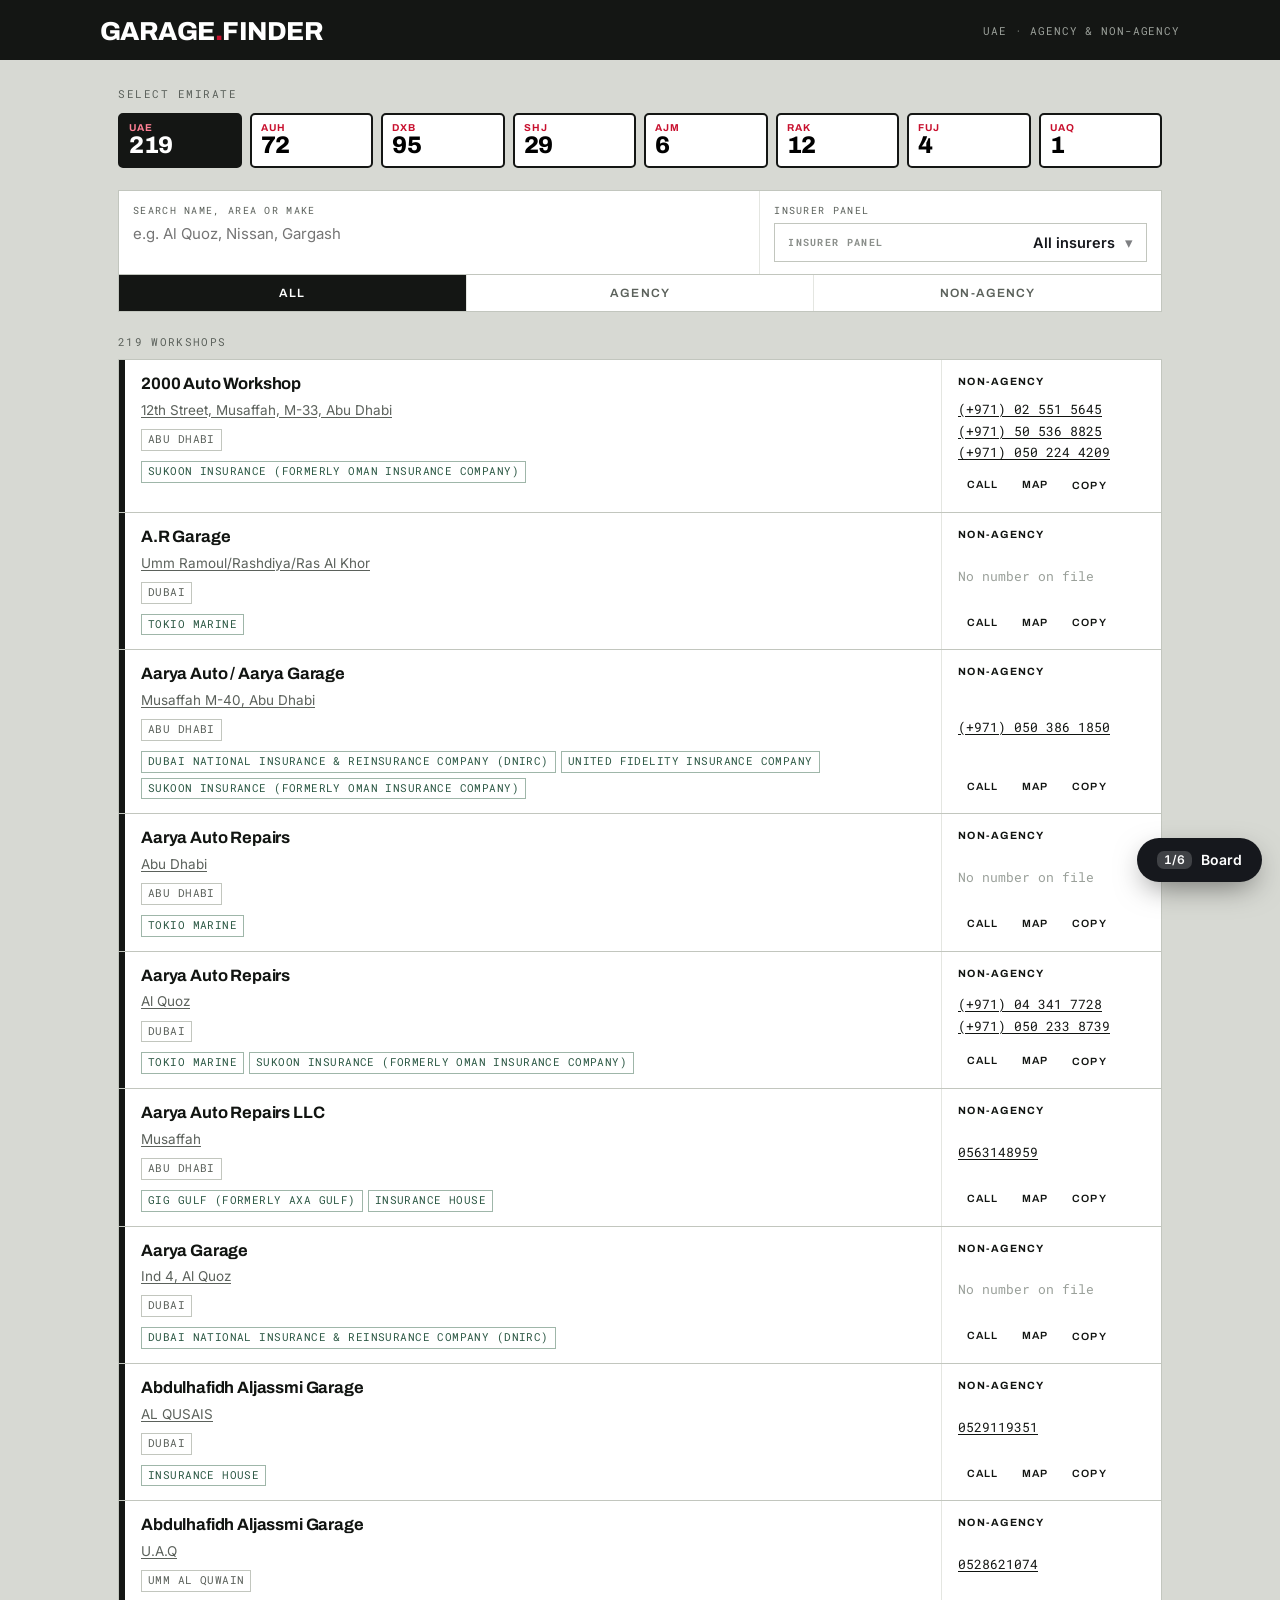
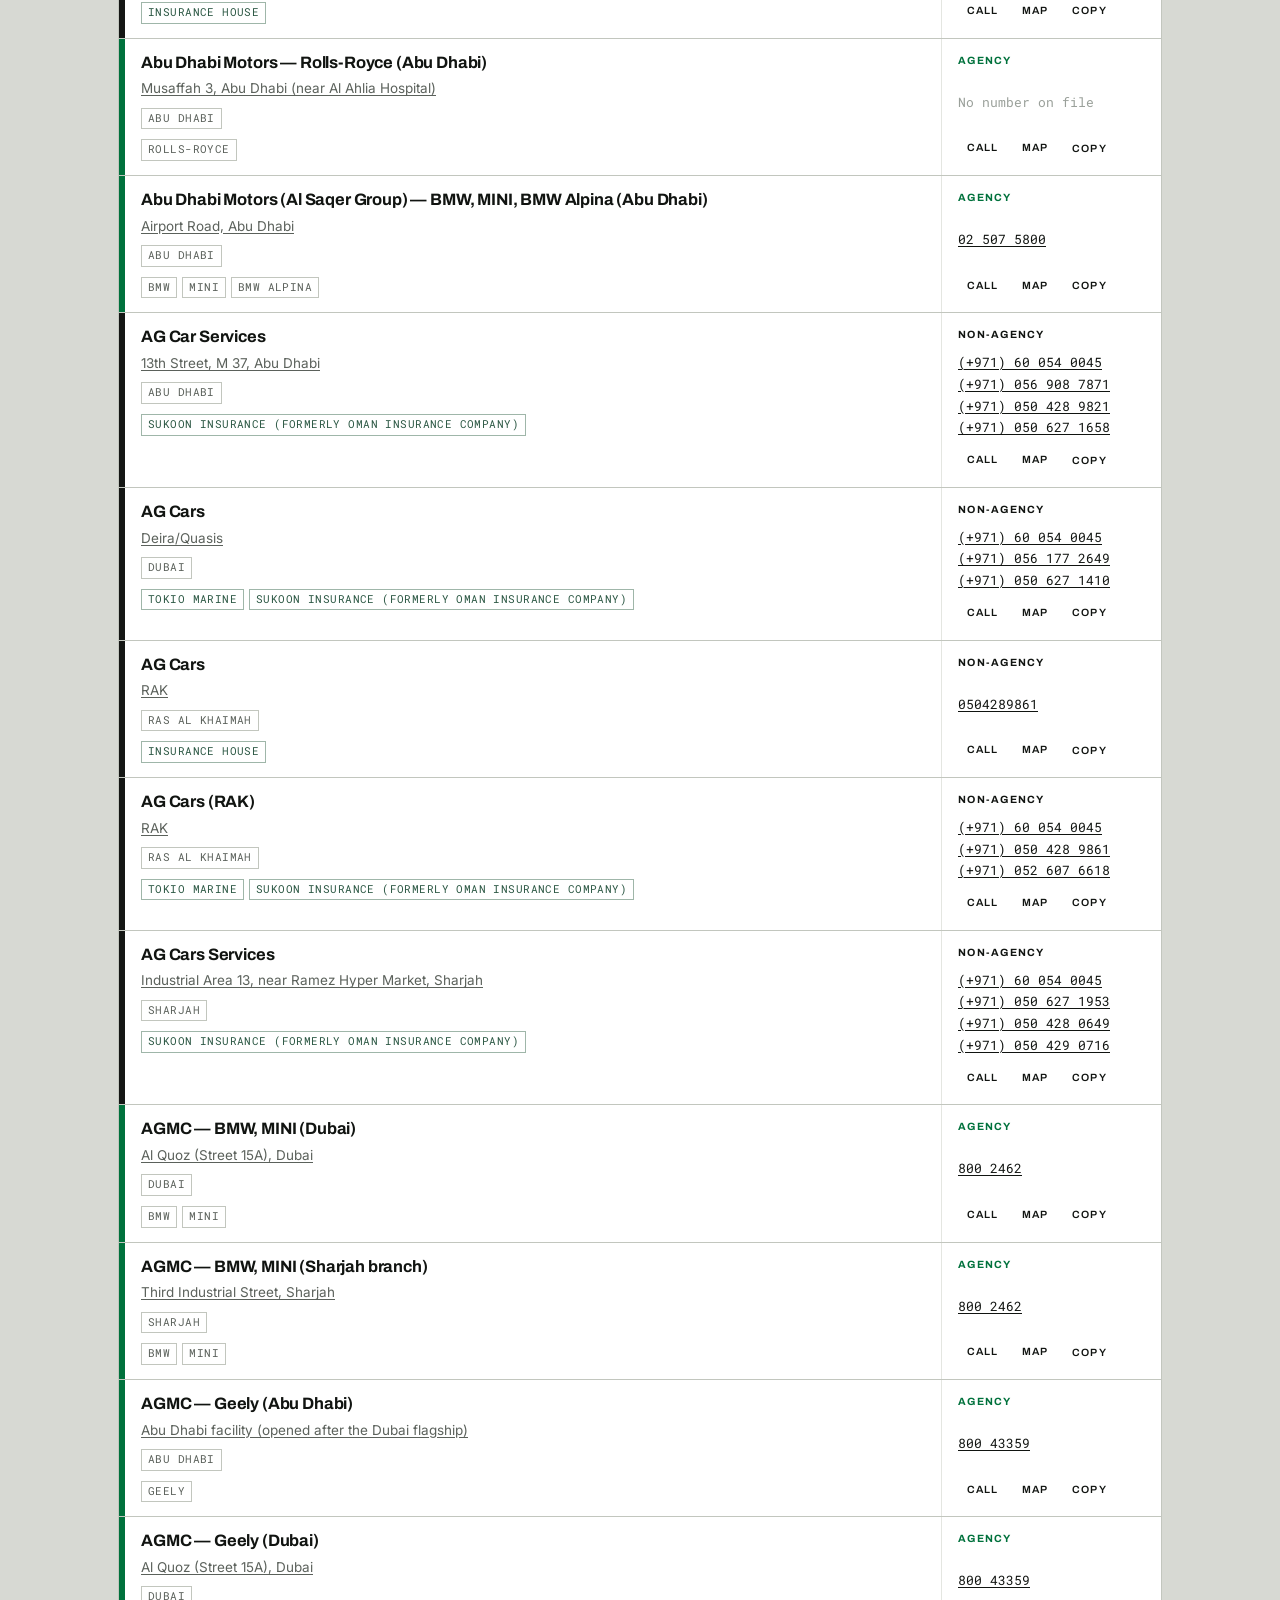
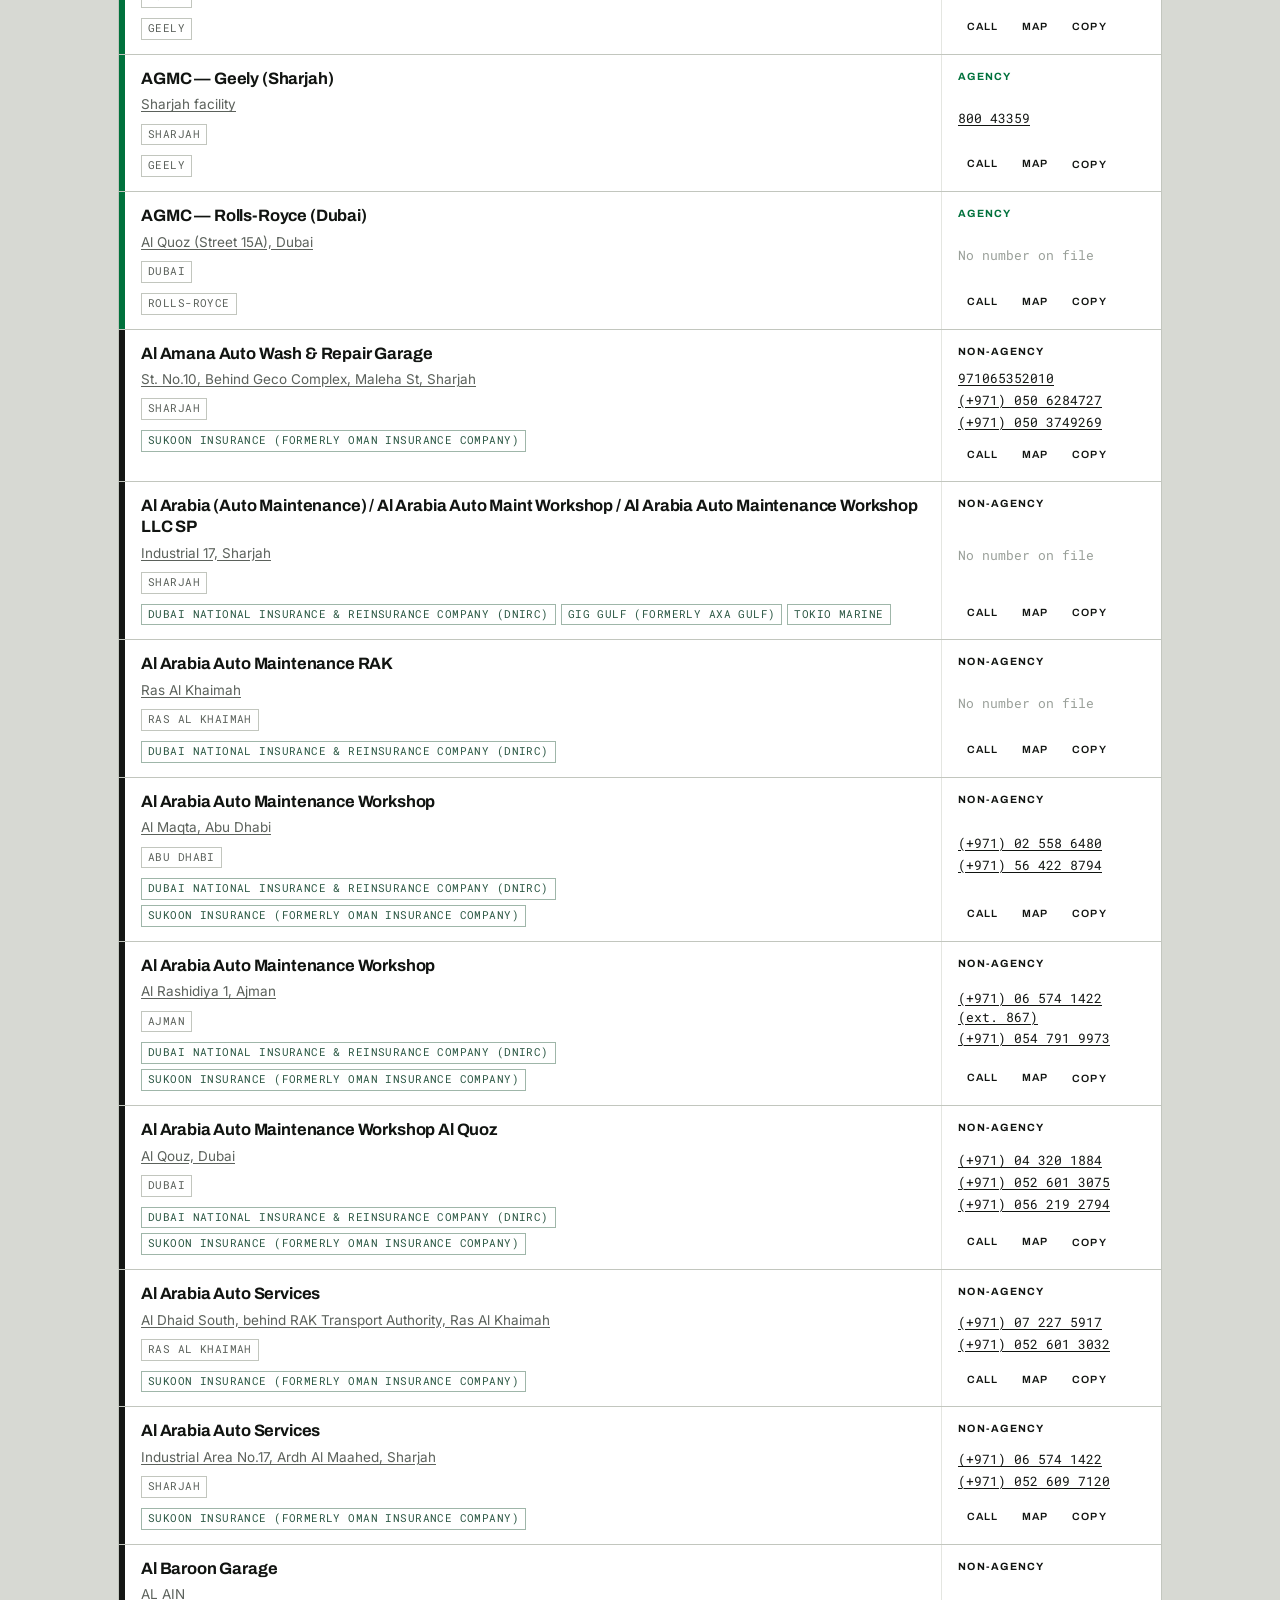
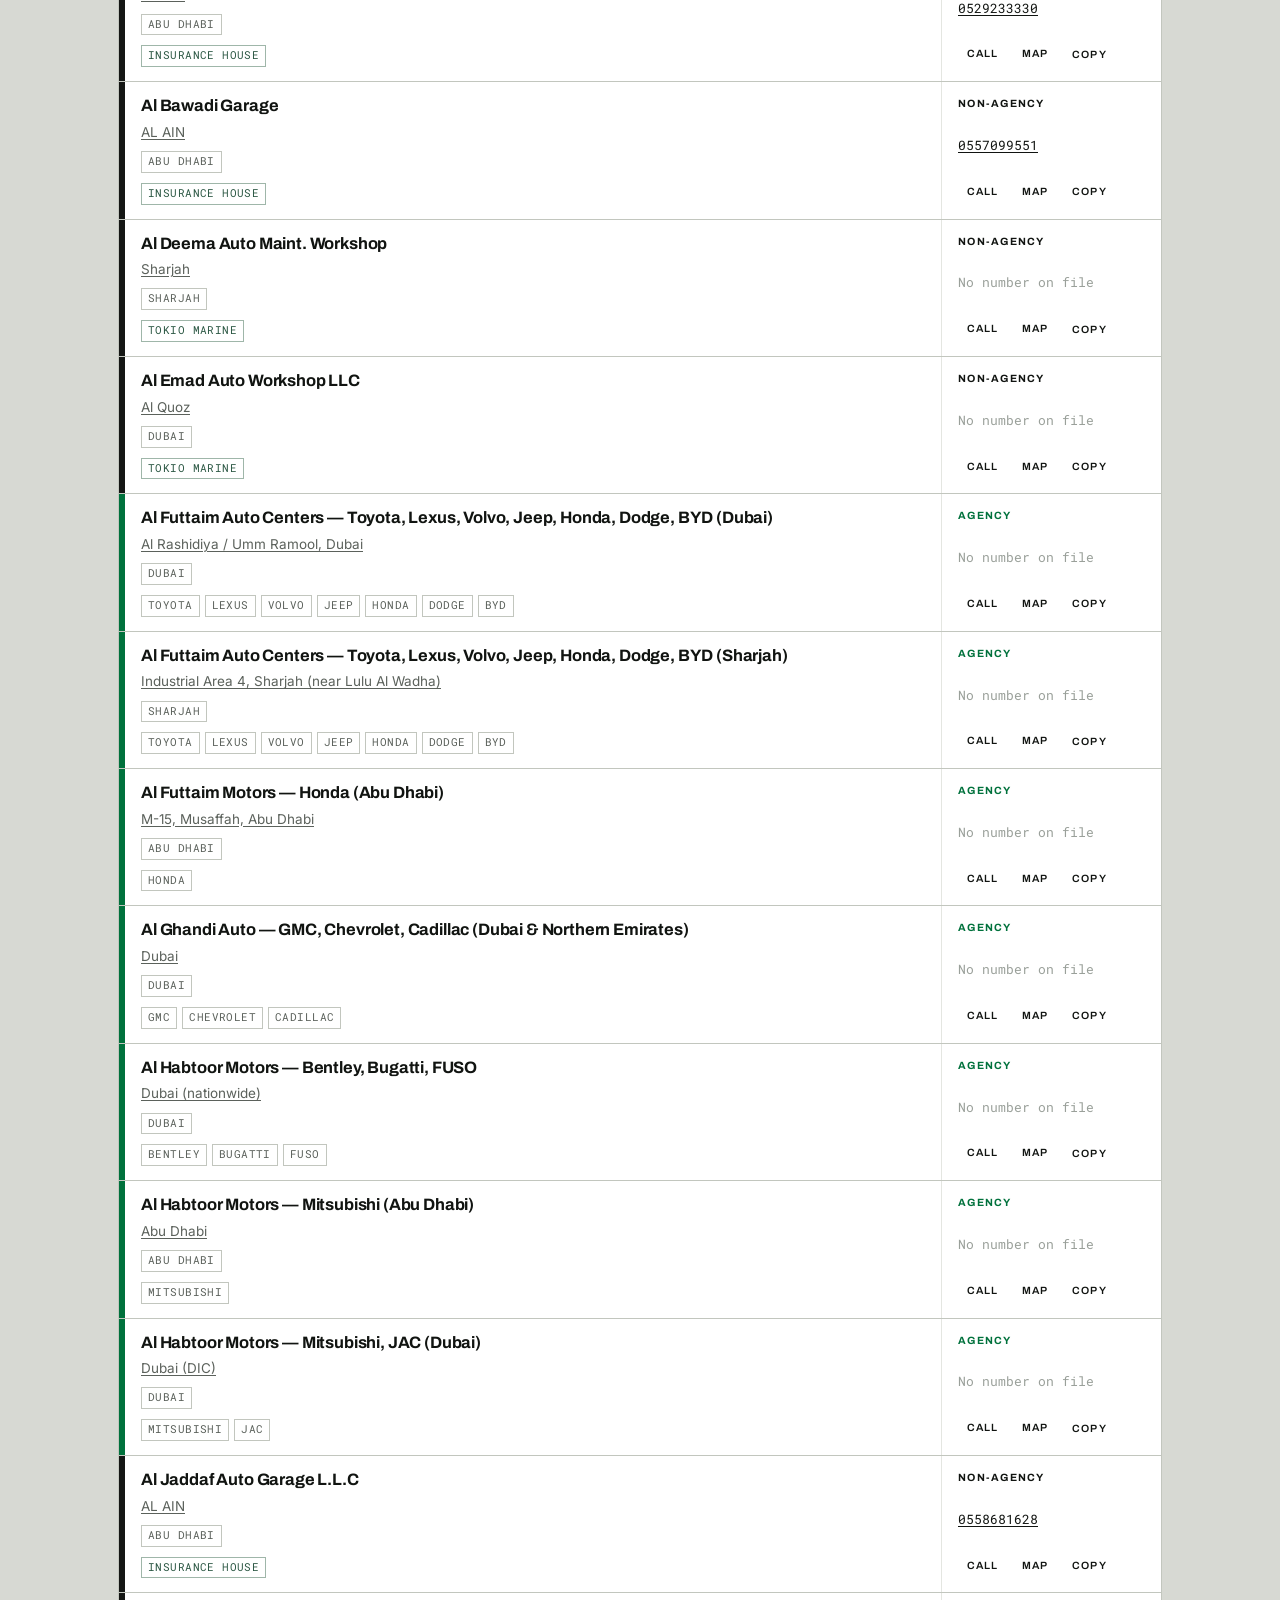
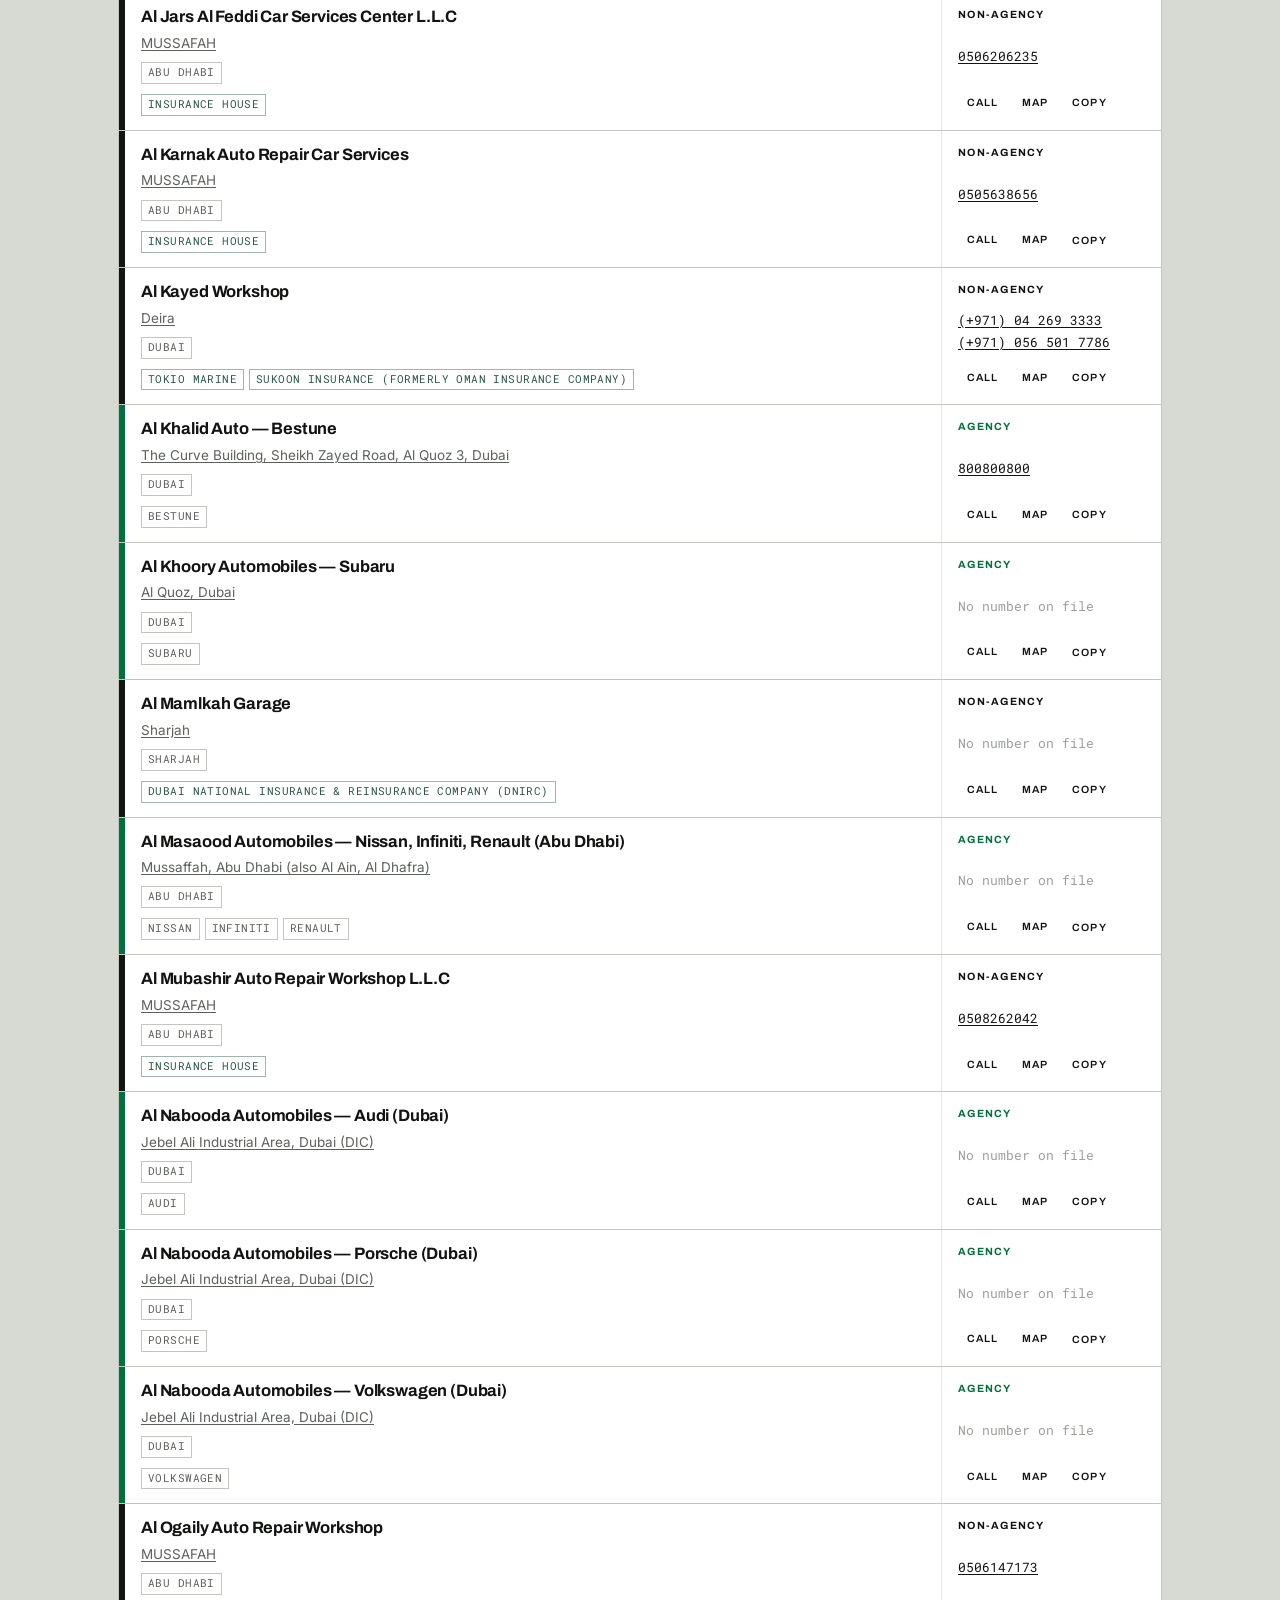
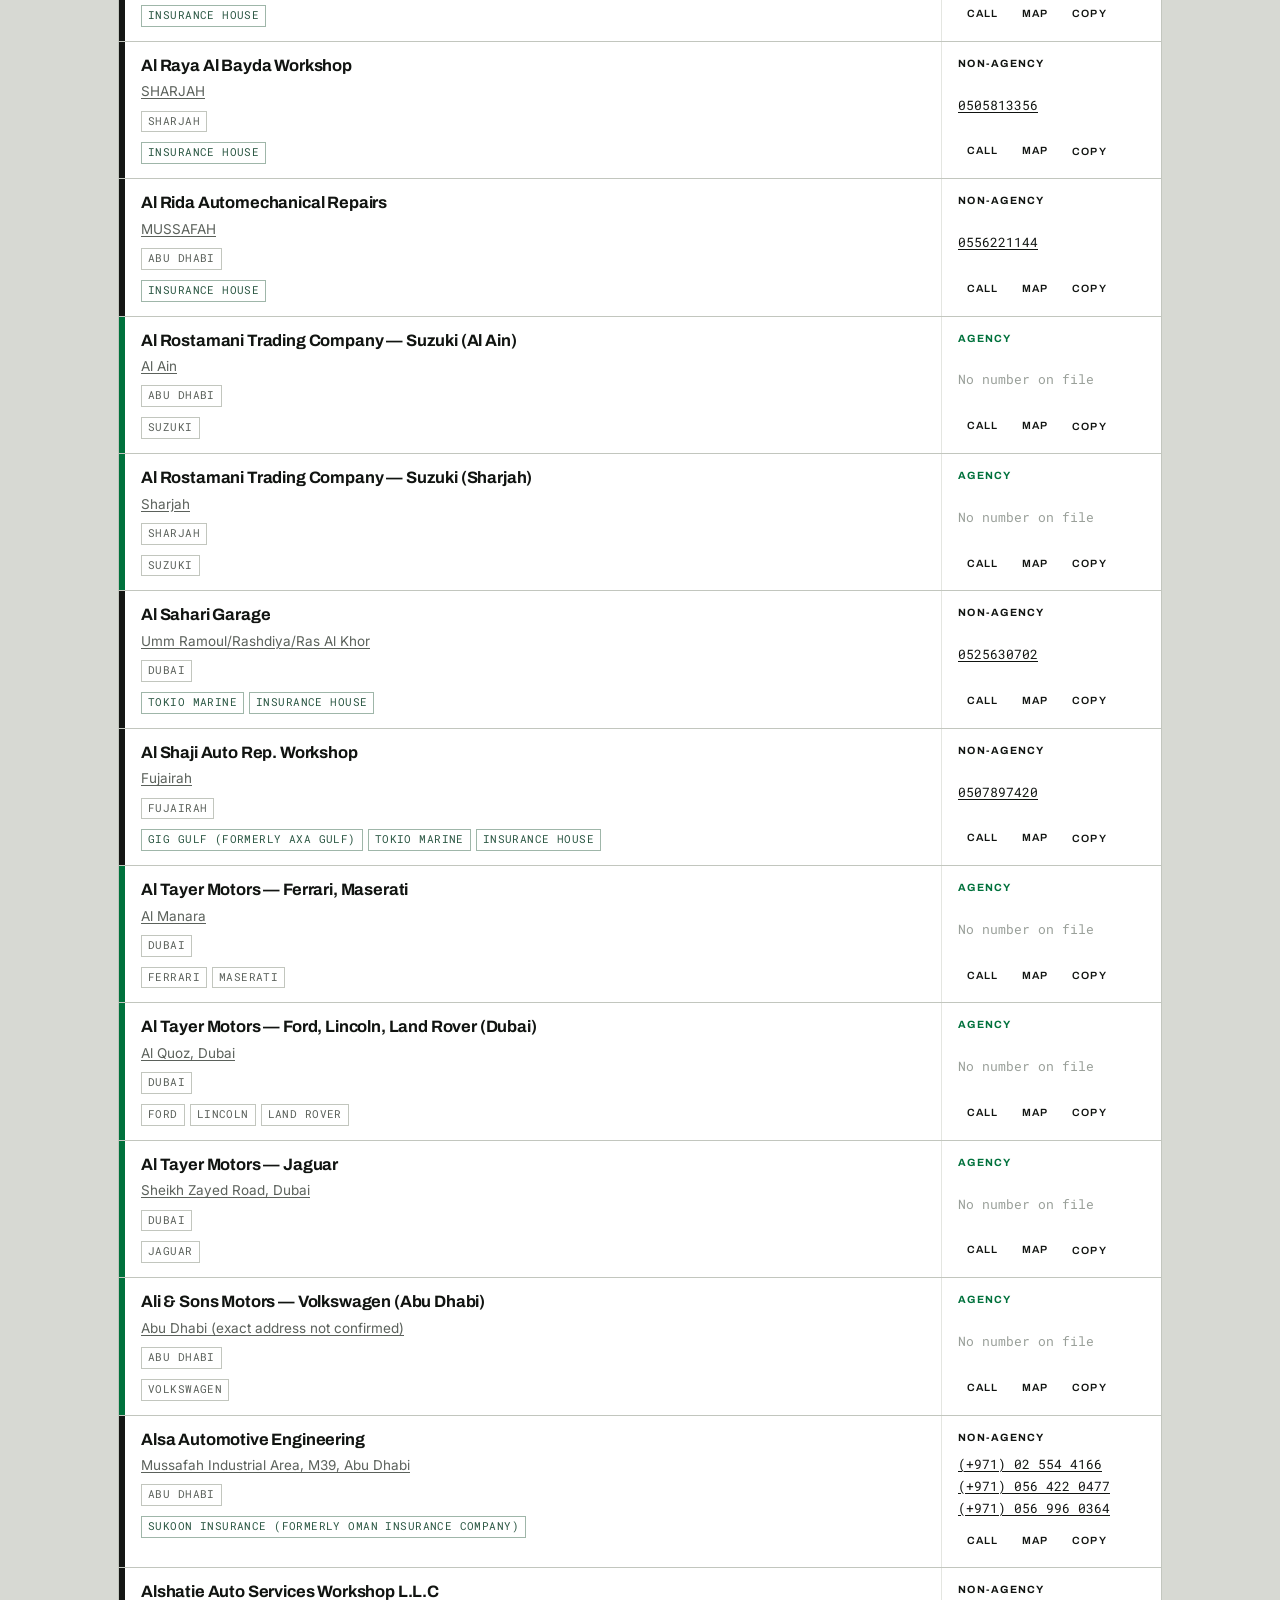
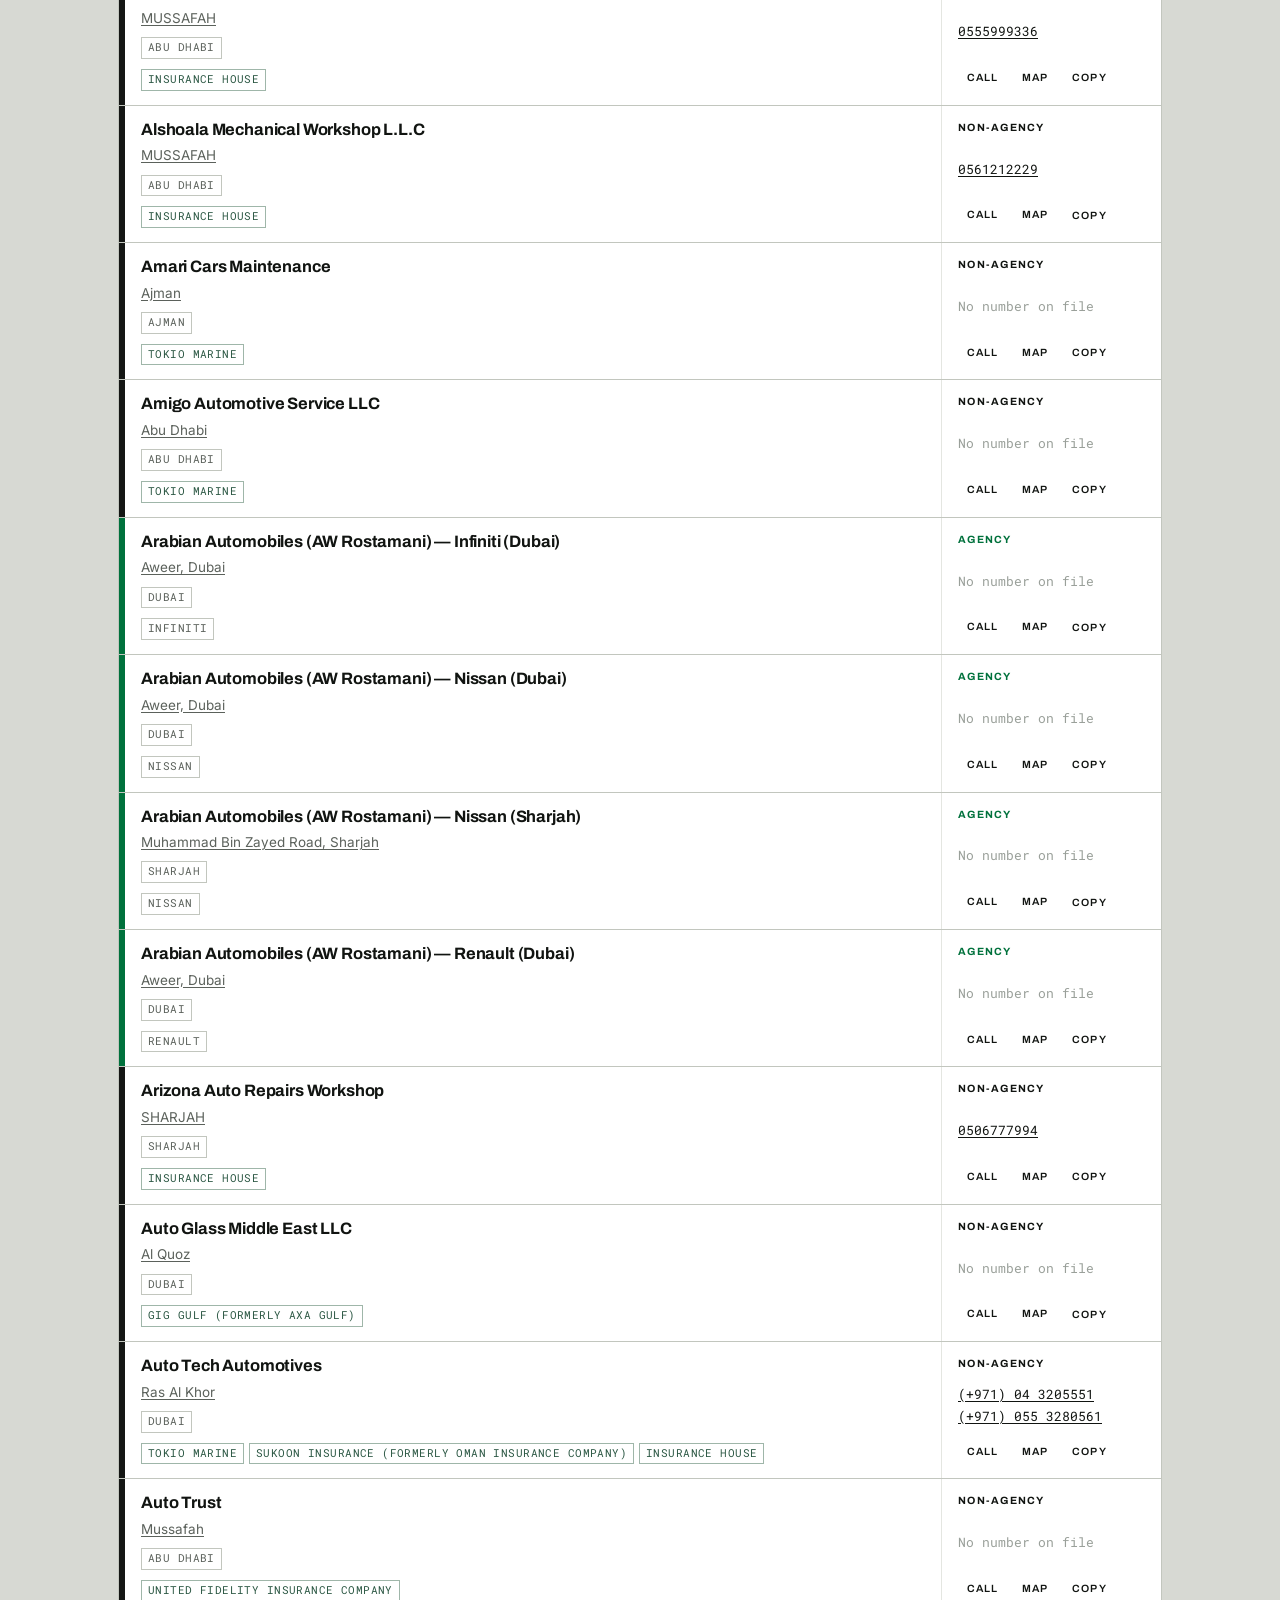
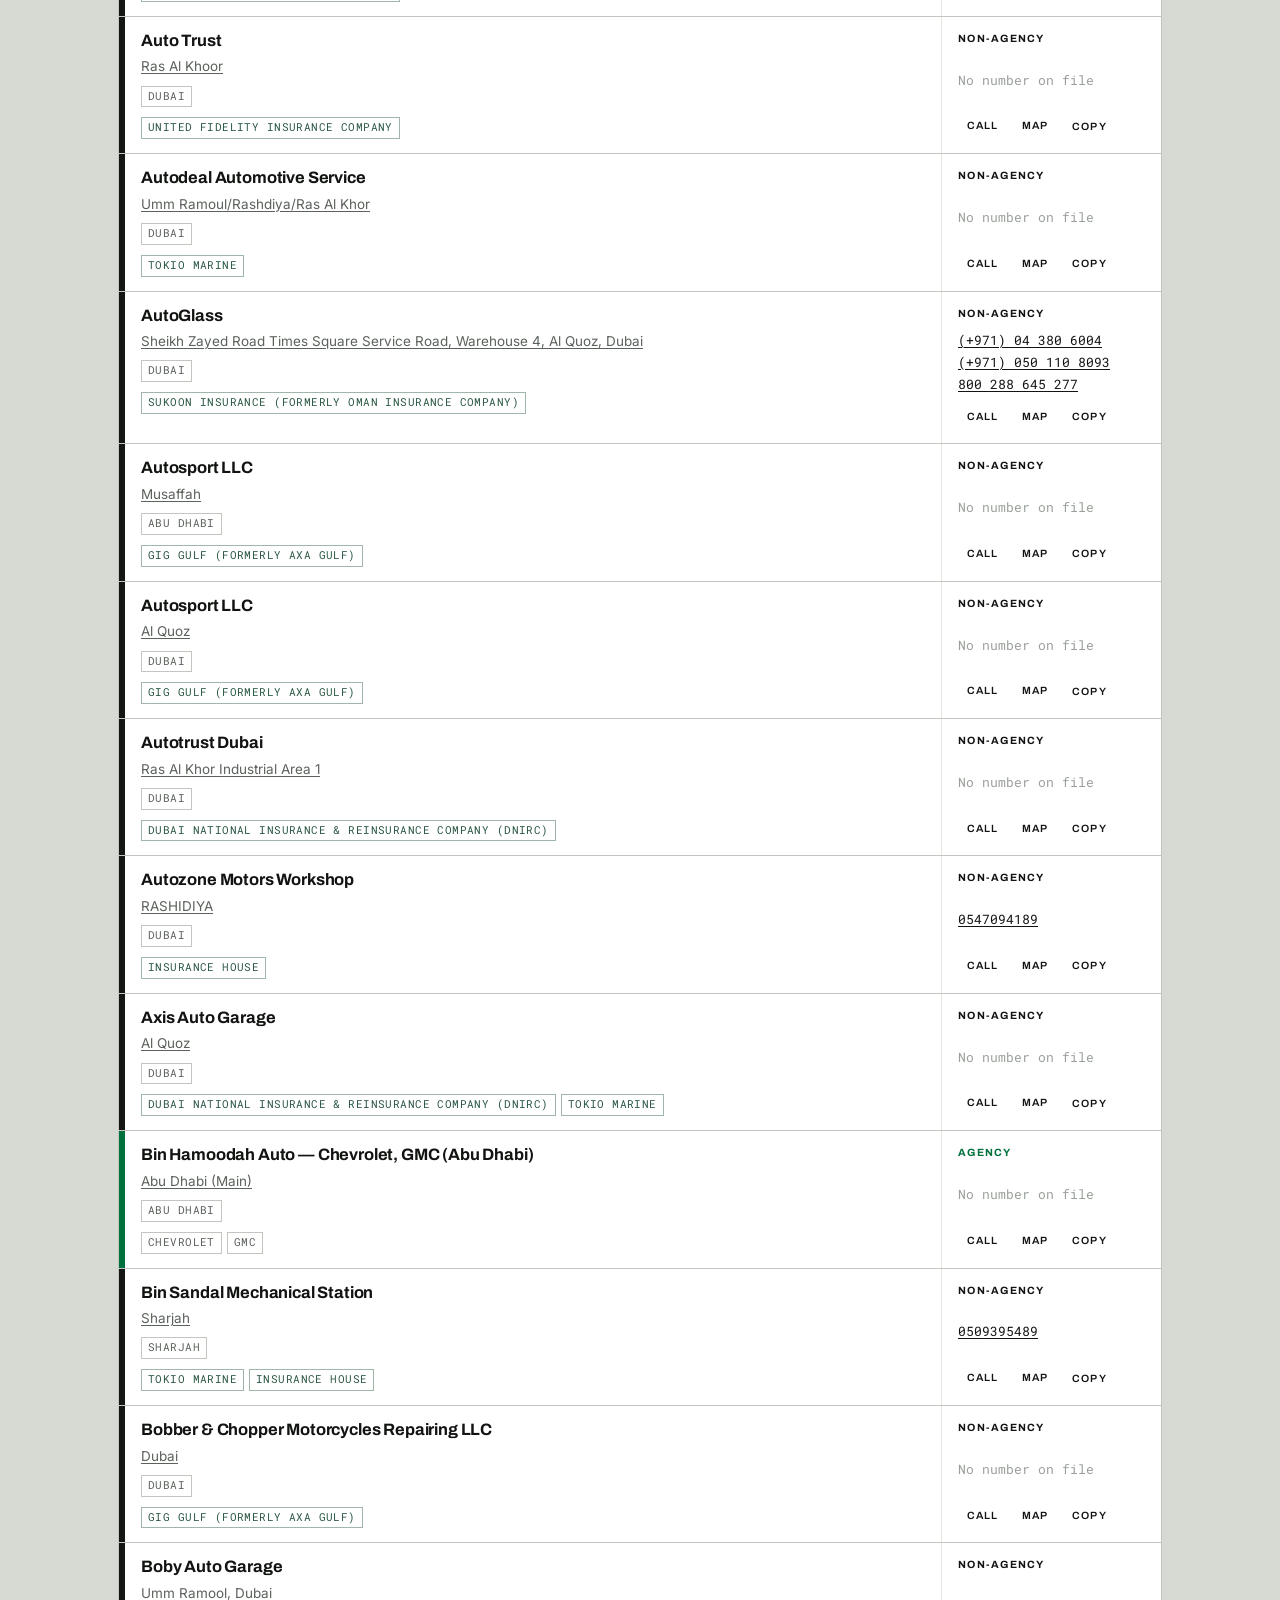
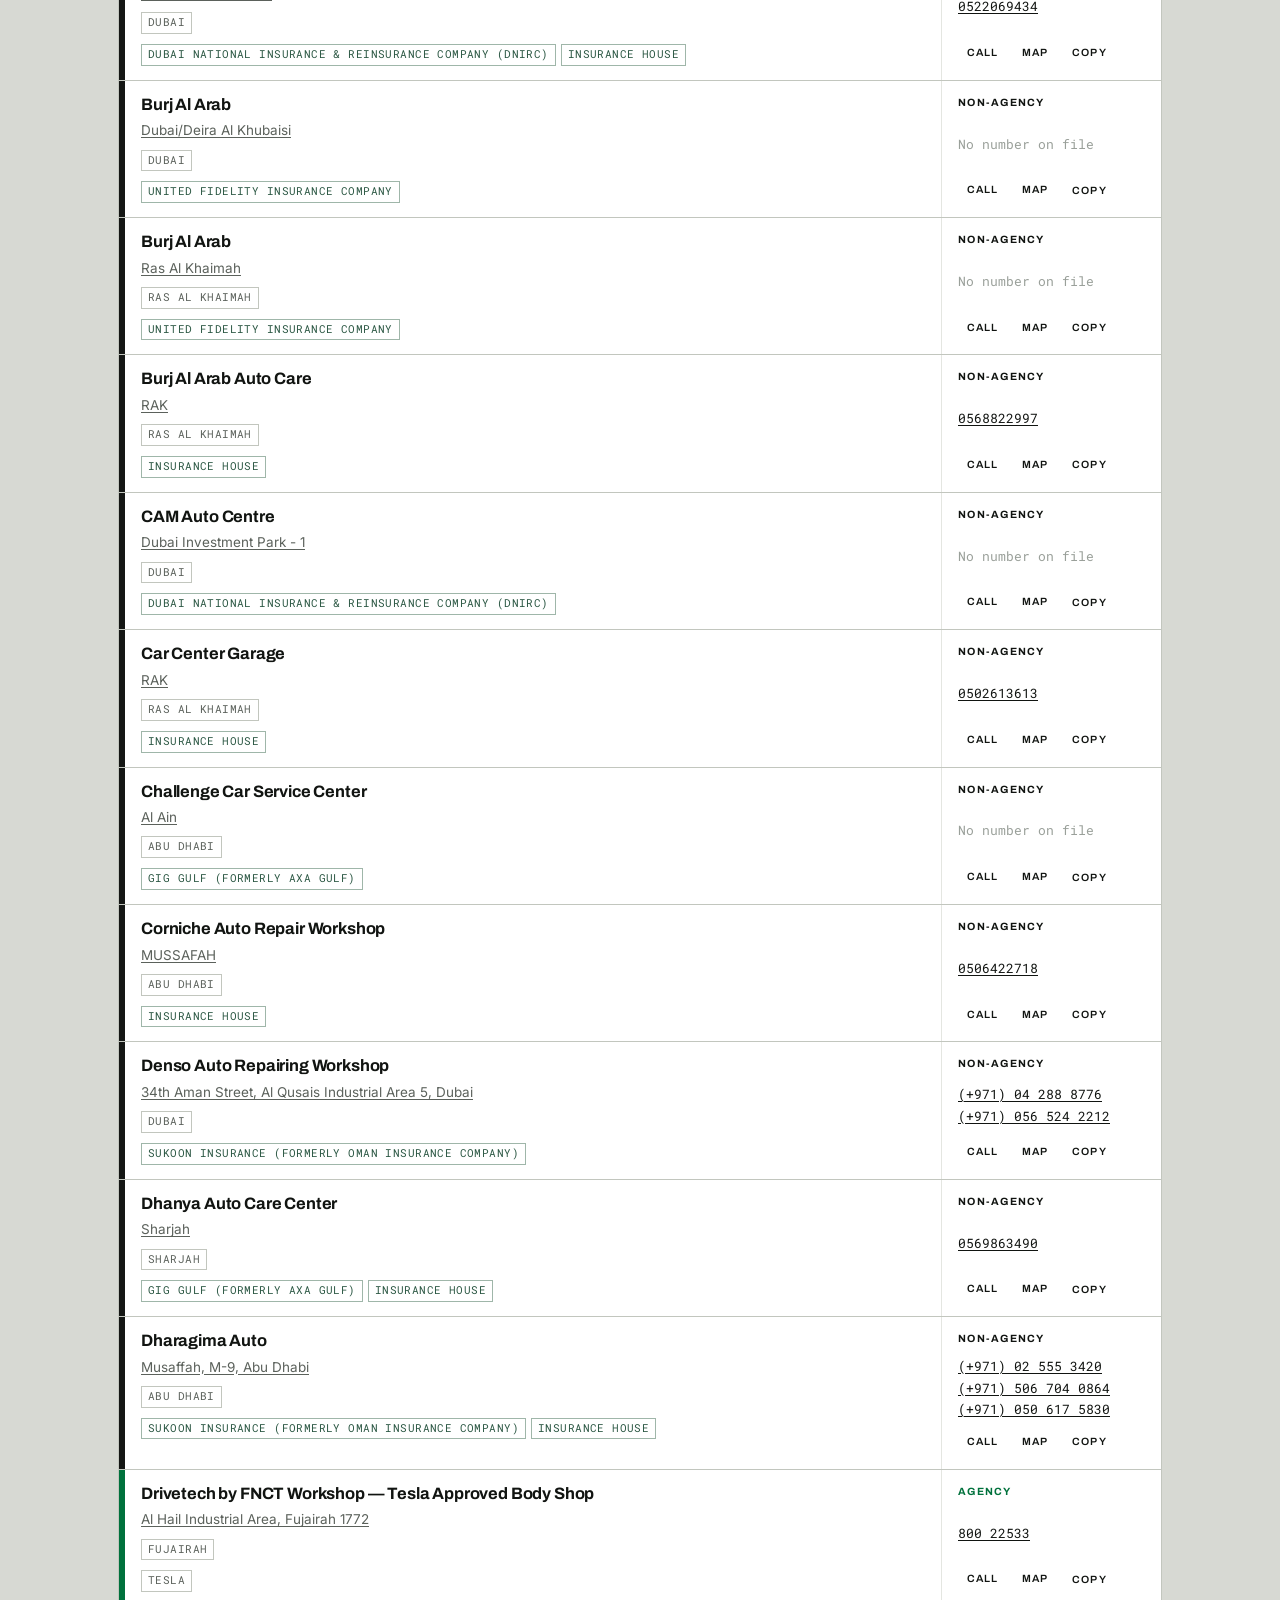
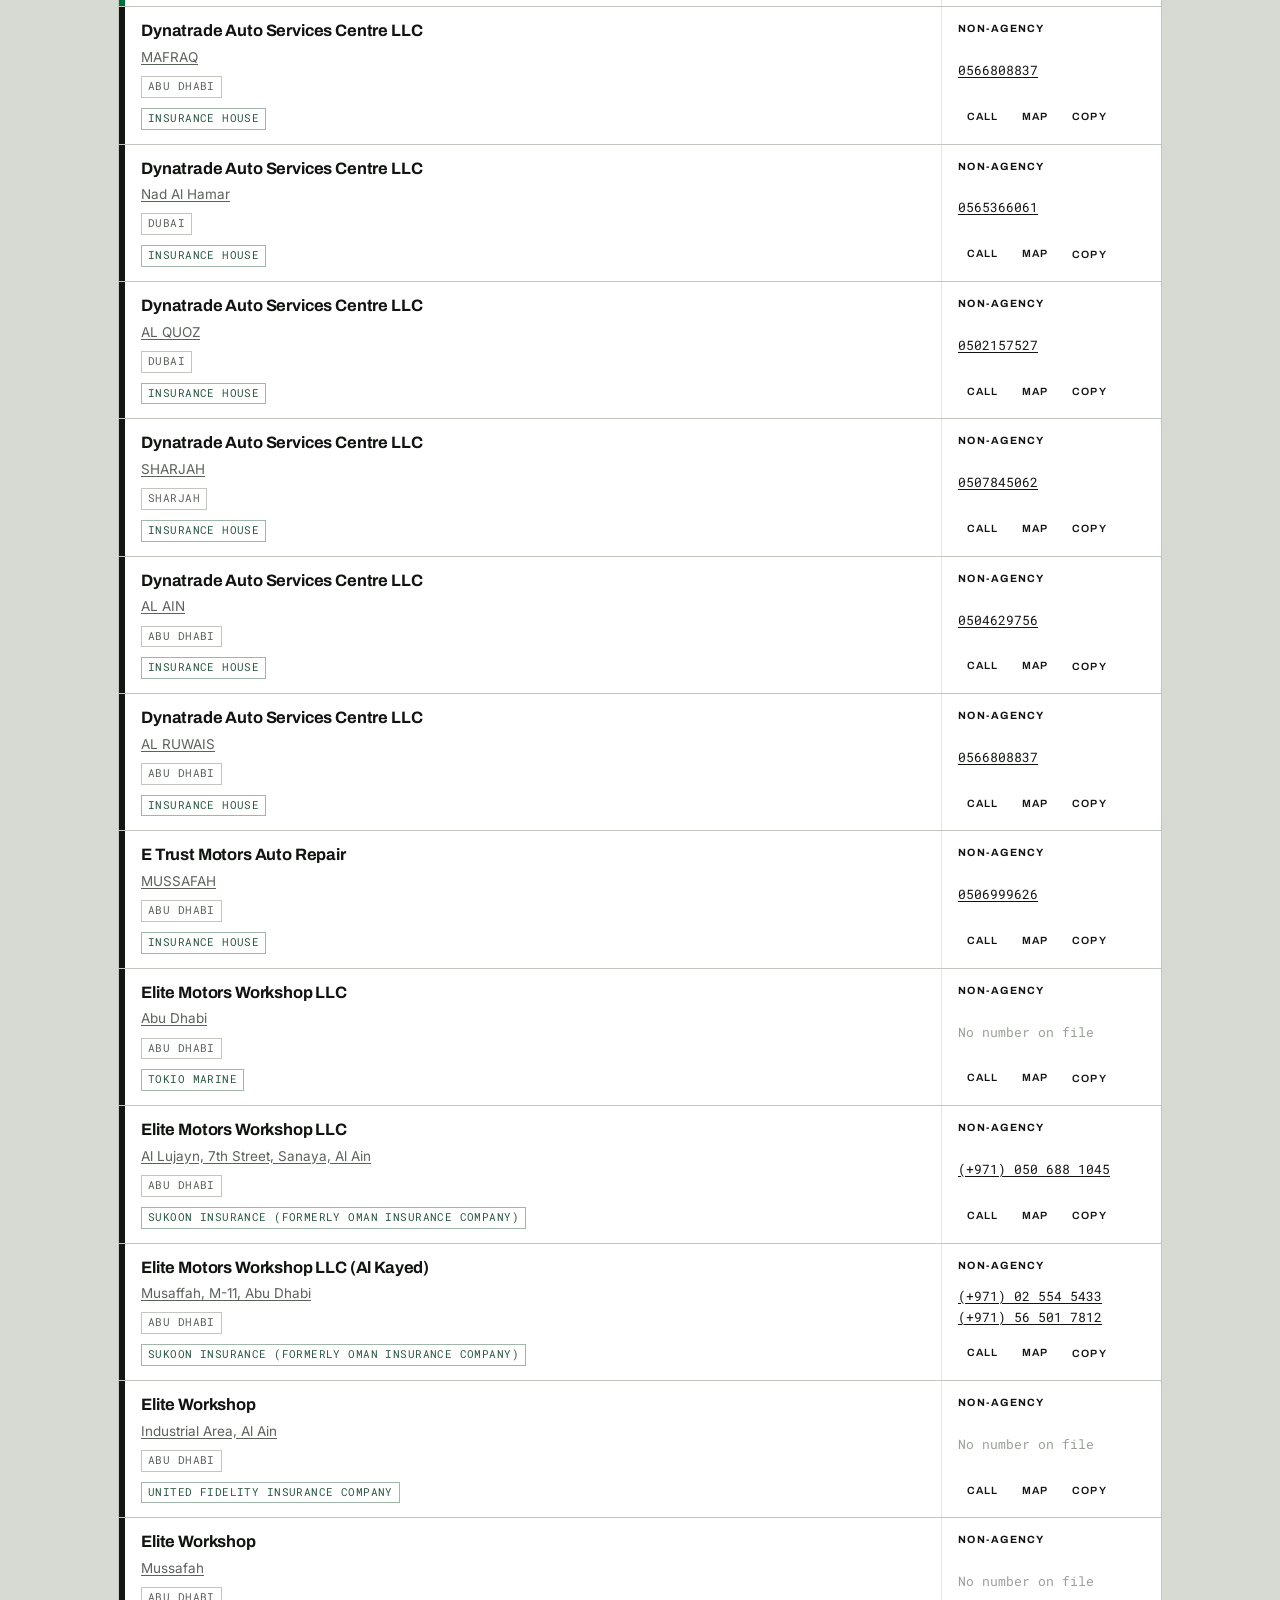
<file: index.html>
<!DOCTYPE html>
<html lang="en">
<head>
<meta charset="UTF-8">
<meta name="viewport" content="width=device-width, initial-scale=1.0, viewport-fit=cover">
<title>Garage Finder — UAE workshop directory</title>
<meta name="description" content="Agency and non-agency car repair workshops across the United Arab Emirates, filterable by emirate, type and insurer panel.">
<link rel="preload" as="style" href="https://fonts.googleapis.com/css2?family=Inter:wght@400;500;600&display=swap" crossorigin fetchpriority="high">
<link rel="stylesheet" href="https://fonts.googleapis.com/css2?family=Inter:wght@400;500;600&display=swap" crossorigin>
<link rel="stylesheet" href="css/shared.css?v=5">
  <link rel="stylesheet" href="assets/workshop-loader.css?v=2">
<link rel="icon" href="logo.svg?v=1">
</head>
<body>
<div id="stage"></div>
<script src="data/data-insurers.js?v=5"></script>
<script src="security-v4.js?v=4"></script>
<script src="core-v4.js?v=8"></script>
</body>
</html>
</file>
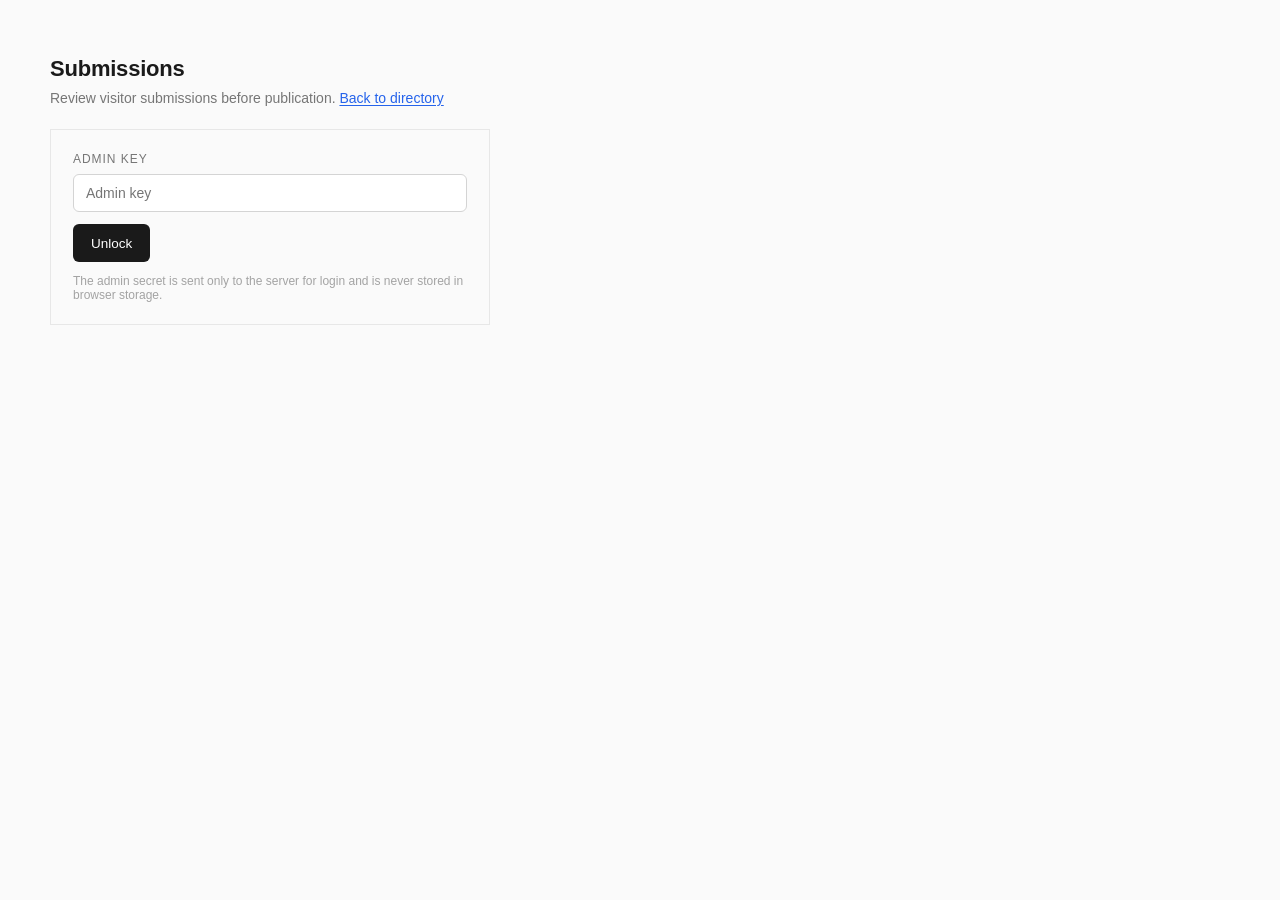
<file: admin.html>
<!DOCTYPE html>
<html lang="en">
<head>
<meta charset="UTF-8">
<meta name="viewport" content="width=device-width, initial-scale=1.0, viewport-fit=cover">
<meta name="robots" content="noindex, nofollow">
<title>Submissions — Garage Finder</title>
<link rel="stylesheet" href="css/styles.css?v=2">
<link rel="stylesheet" href="css/admin.css?v=3">
</head>
<body>
<div class="wrap">
  <header>
    <div><h1>Submissions</h1><p>Review visitor submissions before publication. <a href="index.html">Back to directory</a></p></div>
    <span class="stamp" id="pending-stamp">locked</span>
  </header>
  <div id="gate" class="admin-gate">
    <label for="admin-key">Admin key</label>
    <input type="password" id="admin-key" placeholder="Admin key" autocomplete="off">
    <button class="btn-primary" id="unlock-btn">Unlock</button>
    <div class="hint" id="gate-msg">The admin secret is sent only to the server for login and is never stored in browser storage.</div>
  </div>
  <div id="panel" class="is-hidden">
    <div class="admin-toolbar">
      <div class="admin-filters">
        <button data-s="pending" class="active">Pending</button>
        <button data-s="approved">Approved</button>
        <button data-s="published">Published</button>
        <button data-s="rejected">Rejected</button>
        <button data-s="all">All</button>
      </div>
      <div class="admin-actions">
        <button class="btn-ghost" id="refresh-btn">Refresh</button>
        <button class="btn-ghost" id="verify-btn">Verify workshops</button>
        <button class="btn-ghost" id="audit-btn">Audit log</button>
        <button class="btn-ghost" id="clear-btn">Clear handled</button>
        <button class="btn-primary" id="lock-btn">Lock</button>
      </div>
    </div>
    <div class="export-box">
      <div class="export-head"><h2>Publication workflow</h2><span class="hint" id="export-count"></span></div>
      <p class="hint">Approve a submission after manual review, then publish it to the backend dataset. No JavaScript object copying is required.</p>
    </div>
    <div class="results-head"><h2>Submissions</h2><span class="count" id="showing"></span></div>
    <div id="sub-list"></div>
    <section class="verification-panel" id="verification-panel" hidden>
      <div class="results-head"><h2>Workshop verification</h2><span class="count" id="verification-showing"></span></div>
      <p class="hint">Mark published workshop information as verified, outdated, or requiring review.</p>
      <div id="verification-list"></div>
    </section>
    <section class="verification-panel" id="audit-panel" hidden>
      <div class="results-head"><h2>Admin audit log</h2><span class="count" id="audit-showing"></span></div>
      <div id="audit-list"></div>
    </section>
  </div>
</div>
<script src="security-v4.js?v=4"></script>
<script src="admin/admin.js?v=3"></script>
</body>
</html>
</file>
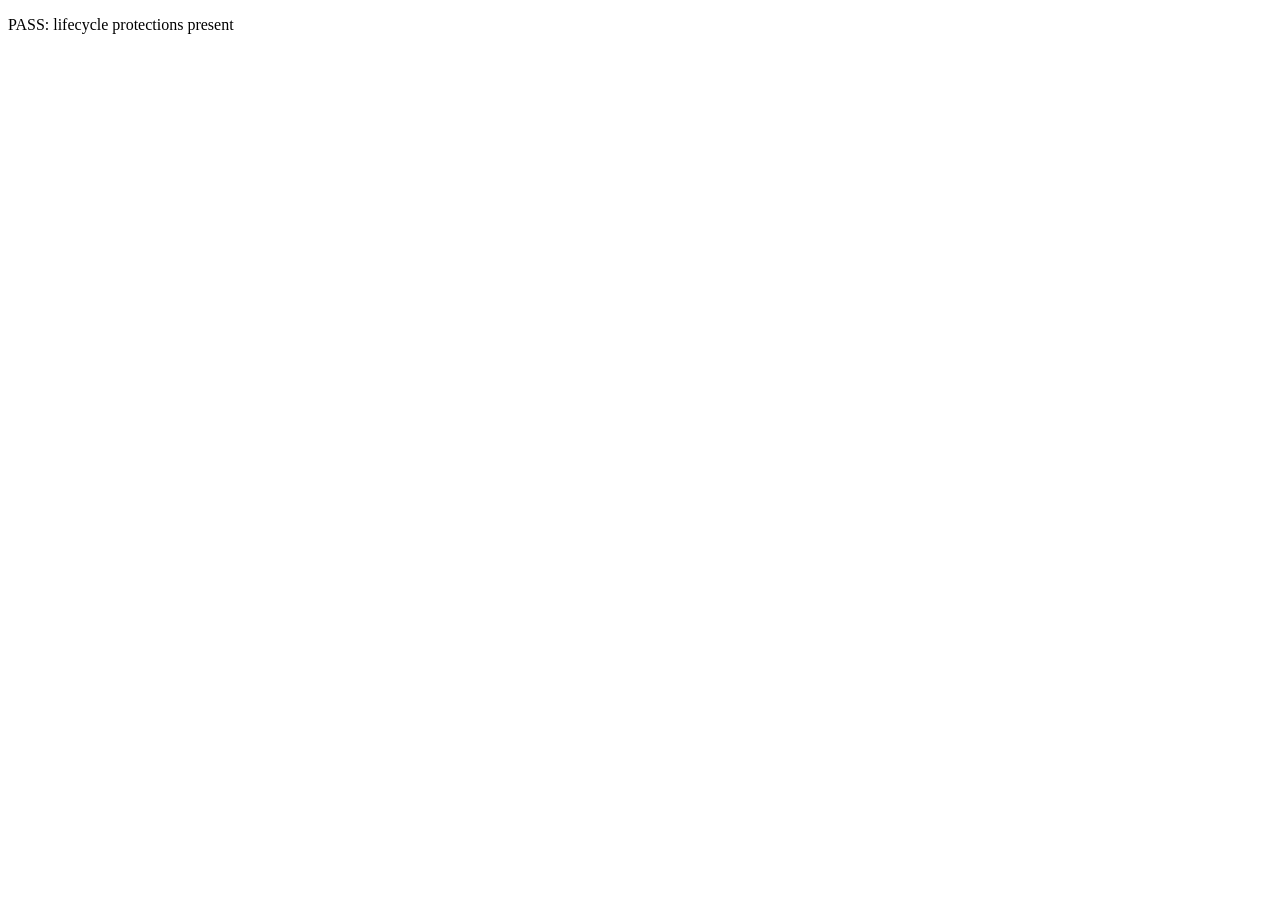
<file: tests/design-mount-lifecycle.html>
<!doctype html><meta charset="utf-8"><title>Design lifecycle regression harness</title>
<p id="result">Running…</p>
<script>
(async()=>{
  const src=await fetch('../core.js').then(r=>r.text());
  const checks=[
    ['mount token guards', (src.match(/seq !== mountSeq/g)||[]).length>=4],
    ['destroy on remount', src.includes('previous.destroy()')],
    ['stylesheet timeout', src.includes('2500')&&src.includes('rec.timedOut')],
    ['stylesheet cache', src.includes('sheets[id]')],
    ['module cache', src.includes('designModules[id]')],
    ['pending import sharing', src.includes('designLoads[id]')],
    ['stale CSS disabled', src.includes("media = 'not all'")],
    ['active CSS enabled', src.includes("media = 'all'")]
  ];
  const failed=checks.filter(x=>!x[1]);
  document.getElementById('result').textContent=failed.length?'FAIL: '+failed.map(x=>x[0]).join(', '):'PASS: lifecycle protections present';
  if(failed.length) document.body.dataset.failed='true';
})();
</script>
</file>
<file: css/shared.css>
/* ============================================================================
   SHARED CHROME
   The design picker and the add-workshop form. Deliberately neutral and
   namespaced so no design's stylesheet can reach it.
   ========================================================================== */
#gfPicker{position:fixed;right:18px;bottom:18px;z-index:2147483000;
  font-family:'Inter',-apple-system,BlinkMacSystemFont,Segoe UI,Roboto,sans-serif;line-height:1.5;}
#gfPicker *{box-sizing:border-box;}
#gfToggle{appearance:none;cursor:pointer;border:0;border-radius:999px;background:#16181D;color:#fff;
  padding:13px 20px;font:600 14px/1 'Inter',sans-serif;display:flex;align-items:center;gap:9px;
  box-shadow:0 10px 30px -8px rgba(0,0,0,.55);}
#gfToggle .n{background:rgba(255,255,255,.18);border-radius:7px;padding:3px 7px;font-size:12px;
  font-variant-numeric:tabular-nums;}
#gfMenu{position:absolute;right:0;bottom:60px;width:284px;background:#16181D;border-radius:16px;padding:10px;
  box-shadow:0 24px 60px -12px rgba(0,0,0,.62);max-height:min(66vh,560px);overflow-y:auto;}
#gfMenu[hidden]{display:none;}
#gfMenu h3{font:700 10.5px/1.4 'Inter',sans-serif;letter-spacing:.16em;text-transform:uppercase;
  color:#8A8F9A;padding:8px 10px 10px;margin:0;}
#gfPicker button.item{width:100%;appearance:none;cursor:pointer;border:0;background:transparent;color:#E8EAEE;
  border-radius:10px;padding:9px 10px;display:flex;align-items:center;gap:11px;text-align:left;
  font:400 14px/1.4 'Inter',sans-serif;}
#gfPicker button.item:hover{background:rgba(255,255,255,.08);}
#gfPicker button.item[aria-current="true"]{background:rgba(255,255,255,.15);}
#gfPicker button.item strong{display:block;font-weight:600;}
#gfPicker button.item small{display:block;color:#9AA0AB;font-size:11.5px;}
#gfPicker .sw{width:22px;height:22px;flex:none;border-radius:7px;border:1px solid rgba(255,255,255,.2);}
#gfPicker .hint{font:400 11px/1.5 'Inter',sans-serif;color:#7E8493;padding:9px 10px 4px;margin:5px 0 0;
  border-top:1px solid rgba(255,255,255,.1);}
#gfPicker :focus-visible{outline:2px solid #6E8BFF;outline-offset:2px;}

#gfAddBtn{position:fixed;left:18px;bottom:18px;z-index:2147482999;appearance:none;cursor:pointer;
  border:0;border-radius:999px;background:#16181D;color:#fff;padding:13px 20px;
  font:600 14px/1 'Inter',sans-serif;box-shadow:0 10px 30px -8px rgba(0,0,0,.55);}

#gfAdd{position:fixed;inset:0;z-index:2147483100;background:rgba(12,14,18,.55);
  display:flex;align-items:flex-end;justify-content:center;padding:16px;
  font-family:'Inter',-apple-system,Segoe UI,Roboto,sans-serif;overflow-y:auto;}
#gfAdd[hidden]{display:none;}
#gfAdd .gf-sheet{background:#fff;color:#16181D;border-radius:18px;padding:20px;width:100%;
  max-width:480px;margin:auto;box-shadow:0 30px 70px -20px rgba(0,0,0,.6);}
#gfAdd .gf-sheet-top{display:flex;align-items:center;gap:12px;margin-bottom:6px;}
#gfAdd h2{font-size:19px;font-weight:700;margin:0;letter-spacing:-.01em;}
#gfAddClose{margin-left:auto;appearance:none;border:0;background:transparent;cursor:pointer;
  font-size:26px;line-height:1;color:#7A8090;padding:0 4px;}
#gfAdd .gf-sheet-note{margin:0 0 16px;font-size:13px;color:#5F6675;line-height:1.5;}
#gfAdd .gf-f{display:block;margin-bottom:12px;}
#gfAdd .gf-f span{display:block;font-size:11.5px;font-weight:700;letter-spacing:.09em;
  text-transform:uppercase;color:#7A8090;margin-bottom:5px;}
#gfAdd input,#gfAdd select,#gfAdd textarea{width:100%;border:1px solid #DFE3EB;border-radius:10px;
  padding:11px 12px;font:400 15px/1.4 'Inter',sans-serif;color:#16181D;background:#fff;}
#gfAdd input:focus,#gfAdd select:focus,#gfAdd textarea:focus{outline:2px solid #2563EB;outline-offset:1px;border-color:transparent;}
#gfAdd textarea{resize:vertical;}
#gfAdd .gf-msg{margin:0 0 12px;font-size:13.5px;padding:10px 12px;border-radius:9px;line-height:1.45;}
#gfAdd .gf-msg.is-ok{background:#E4F6EE;color:#0E6B4C;}
#gfAdd .gf-msg.is-bad{background:#FDECEC;color:#96231F;}
#gfAdd .gf-sheet-acts{display:flex;flex-wrap:wrap;gap:9px;margin-top:4px;}
/* Clear form is a rarely-used escape hatch — it stays compact so Cancel and
   the primary action keep their width on a phone. */
#gfAdd .gf-sheet-acts #gfClearForm{flex:0 0 auto;padding-left:14px;padding-right:14px;}
#gfAdd .gf-sheet-acts button{flex:1;appearance:none;cursor:pointer;border-radius:11px;padding:12px;
  font:600 14.5px/1 'Inter',sans-serif;border:1px solid #DFE3EB;background:#F4F6FA;color:#16181D;}
#gfAdd .gf-primary{background:#16181D;border-color:#16181D;color:#fff;}
#gfAdd .gf-primary:disabled{opacity:.6;cursor:default;}

@media (min-width:560px){ #gfAdd{align-items:center;} }
@media print{ #gfPicker,#gfAddBtn,#gfAdd{display:none;} }

/* Inline text button inside the add-workshop sheet. */
#gfAdd .gf-linkbtn{appearance:none;border:0;background:transparent;padding:0;cursor:pointer;
  font:inherit;color:#2563EB;text-decoration:underline;text-underline-offset:2px;}

/* ============================================================================
   CALL SHEET — one number per row, with WhatsApp and copy
   ========================================================================== */
#gfCall{position:fixed;inset:0;z-index:2147483200;background:rgba(12,14,18,.55);
  display:flex;align-items:flex-end;justify-content:center;padding:16px;overflow-y:auto;
  font-family:'Inter',-apple-system,Segoe UI,Roboto,sans-serif;}
#gfCall[hidden]{display:none;}
#gfCall .gf-sheet{background:#fff;color:#16181D;border-radius:18px;padding:20px;width:100%;
  max-width:440px;margin:auto;box-shadow:0 30px 70px -20px rgba(0,0,0,.6);}
#gfCall .gf-sheet-top{display:flex;align-items:flex-start;gap:12px;margin-bottom:4px;}
#gfCall h2{font-size:17.5px;font-weight:700;margin:0;letter-spacing:-.01em;line-height:1.3;}
#gfCallClose{margin-left:auto;appearance:none;border:0;background:transparent;cursor:pointer;
  font-size:26px;line-height:1;color:#7A8090;padding:0 4px;}
#gfCall .gf-sheet-note{margin:0 0 14px;font-size:13px;color:#5F6675;}
#gfCall .gf-num{padding:13px 0;border-top:1px solid #ECEFF4;}
#gfCall .gf-num:first-of-type{border-top:0;}
#gfCall .gf-num-txt{display:block;font:600 16.5px/1.3 'Roboto Mono','SFMono-Regular',monospace;
  margin-bottom:10px;word-break:break-all;}
#gfCall .gf-num-acts{display:flex;gap:8px;flex-wrap:wrap;}
#gfCall .gf-num-btn{flex:1;min-width:96px;appearance:none;cursor:pointer;border:1px solid #DFE3EB;
  background:#F4F6FA;color:#16181D;border-radius:10px;padding:11px 10px;text-align:center;
  font:600 14px/1 'Inter',sans-serif;text-decoration:none;}
#gfCall .gf-num-btn.is-call{background:#16181D;border-color:#16181D;color:#fff;}
#gfCall .gf-num-btn.is-wa{background:#25D366;border-color:#25D366;color:#08331A;}
#gfCall .gf-num-btn.is-off{background:#F4F6FA;color:#A6ACB8;cursor:default;}
@media (min-width:560px){ #gfCall{align-items:center;} }

/* ============================================================================
   TYPE-AHEAD for the insurer and car-make fields
   ========================================================================== */
#gfAdd .gf-f{position:relative;}
/* Add-workshop type-ahead intentionally shares the public search suggestion
   skin (.gf-sugg/.gf-sugg-row) while keeping its own flow/interaction hook. */
#gfAdd .gf-add-sugg{
  position:absolute;
  left:0;
  right:0;
  top:calc(100% + 6px);
  z-index:900;
  max-height:min(50vh,340px);
  overflow-y:auto;
}
#gfAdd .gf-add-sugg:empty{display:none;}
#gfAdd .gf-add-sugg-item{
  width:100%;
  appearance:none;
  cursor:pointer;
  text-align:left;
  box-sizing:border-box;
}
#gfAdd .gf-unknown{margin:6px 0 0;font:400 12.5px/1.45 'Inter',sans-serif;color:#96231F;}
#gfAdd .gf-unknown[hidden]{display:none;}
@media print{ #gfCall{display:none;} }

/* ============================================================================
   SEARCH INPUT RESET
   Chrome treats <input type="search"> as horizontally scrollable, so with
   "always show scrollbars" turned on it paints a grey capsule along the
   bottom of the field that reads as a stray underline. This removes it, and
   the platform-specific decorations, in every design.
   ========================================================================== */
input[type="search"]{
  -webkit-appearance:none;
  appearance:none;
  overflow:hidden;
  text-overflow:ellipsis;
}
input[type="search"]::-webkit-search-decoration,
input[type="search"]::-webkit-search-cancel-button,
input[type="search"]::-webkit-search-results-button,
input[type="search"]::-webkit-search-results-decoration{
  -webkit-appearance:none;
  display:none;
}

/* ============================================================================
   DESIGN ENTRANCE ANIMATIONS
   ----------------------------------------------------------------------------
   Each design arrives in a way that suits what it is: the dispatch board
   flaps, the job card feeds in like paper, the console warms up like a CRT,
   the directory turns a page. core.js puts .gf-in-<id> on #stage for the
   length of the animation and removes it afterwards, so no transform is
   left behind to trap position:fixed children.

   Anyone who has asked their system for reduced motion gets a plain fade.
   ========================================================================== */

#stage[class*="gf-in-"]{ will-change:transform, opacity, filter; }

/* --- 1 Board: rows flap over like a split-flap board -------------------- */
@keyframes gfa-flap{
  0%{opacity:0;transform:perspective(700px) rotateX(-84deg);}
  70%{opacity:1;transform:perspective(700px) rotateX(7deg);}
  100%{opacity:1;transform:none;}
}
@keyframes gfa-board-in{ from{opacity:0;} to{opacity:1;} }
#stage.gf-in-board{ animation:gfa-board-in .18s ease both; }
#stage.gf-in-board .plate,
#stage.gf-in-board #rows > *:nth-child(-n+12){
  transform-origin:top center;
  animation:gfa-flap .42s cubic-bezier(.2,.7,.3,1) both;
}
#stage.gf-in-board .plate:nth-child(2){animation-delay:.03s}
#stage.gf-in-board .plate:nth-child(3){animation-delay:.06s}
#stage.gf-in-board .plate:nth-child(4){animation-delay:.09s}
#stage.gf-in-board .plate:nth-child(5){animation-delay:.12s}
#stage.gf-in-board .plate:nth-child(6){animation-delay:.15s}
#stage.gf-in-board .plate:nth-child(7){animation-delay:.18s}
#stage.gf-in-board .plate:nth-child(8){animation-delay:.21s}

/* --- 2 Job Card: paper fed through a platen ---------------------------- */
@keyframes gfa-feed{
  0%{opacity:0;transform:translateY(40px) skewY(.7deg);}
  100%{opacity:1;transform:none;}
}
#stage.gf-in-jobcard{ animation:gfa-feed .46s cubic-bezier(.2,.75,.3,1) both; }
#stage.gf-in-jobcard #entries > *:nth-child(-n+10){
  animation:gfa-feed .4s cubic-bezier(.2,.75,.3,1) both;
}

/* --- 3 Pocket: app screen pushed in from the right --------------------- */
@keyframes gfa-push{
  0%{opacity:0;transform:translateX(28px) scale(.99);}
  100%{opacity:1;transform:none;}
}
#stage.gf-in-pocket{ animation:gfa-push .34s cubic-bezier(.25,.9,.3,1) both; }
#stage.gf-in-pocket #list > *:nth-child(-n+10){
  animation:gfa-push .36s cubic-bezier(.25,.9,.3,1) both;
}

/* --- 6 Index: a page turning ------------------------------------------ */
@keyframes gfa-page{
  0%{opacity:.15;transform:perspective(1500px) rotateY(-34deg) translateX(-10px);}
  100%{opacity:1;transform:perspective(1500px) rotateY(0) translateX(0);}
}
#stage.gf-in-index{
  transform-origin:left center;
  animation:gfa-page .52s cubic-bezier(.25,.75,.3,1) both;
}

/* --- 7 Blocks: colour wipe, then tiles pop ---------------------------- */
@keyframes gfa-wipe{
  0%{clip-path:inset(0 100% 0 0);}
  100%{clip-path:inset(0 0 0 0);}
}
@keyframes gfa-pop{
  0%{opacity:0;transform:scale(.68);}
  64%{opacity:1;transform:scale(1.05);}
  100%{opacity:1;transform:scale(1);}
}
#stage.gf-in-blocks{ animation:gfa-wipe .42s cubic-bezier(.6,0,.2,1) both; }
#stage.gf-in-blocks #grid > *:nth-child(-n+12){
  animation:gfa-pop .38s cubic-bezier(.3,1.4,.5,1) both;
}

/* --- 8 Split Desk: quiet, it just settles ----------------------------- */
@keyframes gfa-settle{
  0%{opacity:0;transform:translateY(12px);}
  100%{opacity:1;transform:none;}
}
#stage.gf-in-splitdesk{ animation:gfa-settle .38s cubic-bezier(.25,.8,.3,1) both; }
#stage.gf-in-splitdesk #list > *:nth-child(-n+10){
  animation:gfa-settle .34s cubic-bezier(.25,.8,.3,1) both;
}

/* --- 9 Neu: surfaces rise out of the panel ----------------------------- */
@keyframes gfa-emboss{
  0%{opacity:0;transform:scale(.988);filter:blur(7px) contrast(.86);}
  60%{opacity:1;filter:blur(1px) contrast(.97);}
  100%{opacity:1;transform:none;filter:none;}
}
#stage.gf-in-neu{ animation:gfa-emboss .5s cubic-bezier(.25,.8,.3,1) both; }
#stage.gf-in-neu #list > *:nth-child(-n+8){
  animation:gfa-emboss .46s cubic-bezier(.25,.8,.3,1) both;
}

/* --- stagger for the result lists ------------------------------------- */
#stage[class*="gf-in-"] #rows > *:nth-child(2),
#stage[class*="gf-in-"] #entries > *:nth-child(2),
#stage[class*="gf-in-"] #grid > *:nth-child(2),
#stage[class*="gf-in-"] #list > *:nth-child(2){animation-delay:.04s}
#stage[class*="gf-in-"] #rows > *:nth-child(3),
#stage[class*="gf-in-"] #entries > *:nth-child(3),
#stage[class*="gf-in-"] #grid > *:nth-child(3),
#stage[class*="gf-in-"] #list > *:nth-child(3){animation-delay:.08s}
#stage[class*="gf-in-"] #rows > *:nth-child(4),
#stage[class*="gf-in-"] #entries > *:nth-child(4),
#stage[class*="gf-in-"] #grid > *:nth-child(4),
#stage[class*="gf-in-"] #list > *:nth-child(4){animation-delay:.12s}
#stage[class*="gf-in-"] #rows > *:nth-child(5),
#stage[class*="gf-in-"] #entries > *:nth-child(5),
#stage[class*="gf-in-"] #grid > *:nth-child(5),
#stage[class*="gf-in-"] #list > *:nth-child(5){animation-delay:.16s}
#stage[class*="gf-in-"] #rows > *:nth-child(n+6),
#stage[class*="gf-in-"] #entries > *:nth-child(n+6),
#stage[class*="gf-in-"] #grid > *:nth-child(n+6),
#stage[class*="gf-in-"] #list > *:nth-child(n+6){animation-delay:.2s}

/* --- respect a reduced-motion preference ------------------------------ */
@media (prefers-reduced-motion:reduce){
  #stage[class*="gf-in-"],
  #stage[class*="gf-in-"] *{
    animation:gfa-plain .01s linear both !important;
    filter:none !important;
    transform:none !important;
  }
  @keyframes gfa-plain{ from{opacity:1;} to{opacity:1;} }
}

/* ============================================================================
   SEARCH SUGGESTIONS + INSURER PICKER — structure only
   Each design's stylesheet dresses these in its own language; this file just
   makes them work and gives a plain fallback.
   ========================================================================== */
.gf-sugg{position:fixed;z-index:800;max-height:min(50vh,340px);overflow-y:auto;
  background:#fff;border:1px solid #E1E4EA;border-radius:12px;box-shadow:0 18px 40px -16px rgba(0,0,0,.35);}
.gf-sugg[hidden]{display:none;}
.gf-sugg-row{width:100%;appearance:none;cursor:pointer;border:0;background:transparent;text-align:left;
  display:flex;align-items:center;gap:10px;padding:10px 13px;font:400 14.5px/1.35 inherit;color:#16181D;}
.gf-sugg-row:hover,.gf-sugg-row[aria-selected="true"]{background:#F1F4FA;}
.gf-sugg-txt{flex:1;}
.gf-sugg-kind{flex:none;font-size:10.5px;letter-spacing:.1em;text-transform:uppercase;color:#8A90A0;}
.gf-sugg-none{margin:0;padding:14px;color:#7A8090;font-size:13.5px;}

.gf-ins-trigger{width:100%;appearance:none;cursor:pointer;text-align:left;display:flex;align-items:center;
  gap:10px;background:#fff;border:1px solid #E1E4EA;border-radius:10px;padding:10px 13px;
  font-family:inherit;font-size:14.5px;color:#16181D;}
.gf-ins-label{font-size:12.5px;font-weight:700;opacity:.7;white-space:nowrap;}
.gf-ins-value{flex:1;text-align:right;font-weight:600;white-space:nowrap;overflow:hidden;text-overflow:ellipsis;}
.gf-ins-chev{flex:none;opacity:.55;}
.gf-ins-sheet{position:fixed;inset:0;z-index:820;display:flex;align-items:flex-end;justify-content:center;}
.gf-ins-sheet[hidden]{display:none;}
.gf-ins-scrim{position:absolute;inset:0;background:rgba(14,16,22,.45);}
.gf-ins-panel{position:relative;z-index:1;width:100%;max-width:520px;display:flex;flex-direction:column;
  max-height:86vh;background:#fff;border-radius:20px 20px 0 0;
  padding-bottom:calc(8px + env(safe-area-inset-bottom));
  box-shadow:0 -12px 44px -16px rgba(0,0,0,.5);
  animation:gf-ins-up .28s cubic-bezier(.25,.9,.3,1) both;}
@keyframes gf-ins-up{from{transform:translateY(60px);opacity:0}to{transform:none;opacity:1}}
.gf-ins-grab{width:36px;height:4px;border-radius:99px;background:#D8DDE7;margin:9px auto 2px;flex:none;}
.gf-ins-top{display:flex;align-items:center;gap:10px;padding:6px 16px 2px;flex:none;}
.gf-ins-top h2{font-size:17px;font-weight:700;margin:0;flex:1;}
.gf-ins-x{appearance:none;border:0;background:#F1F3F7;color:#5C6373;width:29px;height:29px;border-radius:50%;
  font-size:17px;line-height:1;cursor:pointer;flex:none;}
.gf-ins-search{padding:9px 16px 7px;flex:none;}
.gf-ins-search input{width:100%;border:1px solid #E1E4EA;background:#F7F9FC;border-radius:11px;
  padding:11px 13px;font-family:inherit;font-size:14.5px;}
.gf-ins-list{overflow-y:auto;padding:3px 8px 6px;-webkit-overflow-scrolling:touch;}
.gf-ins-row{width:100%;appearance:none;cursor:pointer;border:0;background:transparent;text-align:left;
  display:flex;align-items:center;gap:11px;padding:12px 11px;border-radius:11px;
  font-family:inherit;font-size:14.5px;color:#16181D;}
.gf-ins-row:hover{background:#F4F6FA;}
.gf-ins-name{flex:1;line-height:1.3;}
.gf-ins-n{flex:none;font-size:12px;font-weight:700;background:#F1F3F7;border-radius:999px;
  padding:3px 9px;min-width:32px;text-align:center;}
.gf-ins-row[data-empty="1"]{opacity:.55;}
.gf-ins-sep{height:1px;background:#E4E7EE;margin:8px 10px;}
.gf-ins-group{font-size:11.5px;font-weight:700;letter-spacing:.04em;text-transform:uppercase;
  color:#8A91A0;padding:10px 12px 4px;user-select:none;}
.gf-ins-row[aria-selected="true"]{background:#16181D;color:#fff;font-weight:700;}
.gf-ins-row[aria-selected="true"] .gf-ins-n{background:rgba(255,255,255,.2);color:#fff;}
.gf-ins-none{margin:0;padding:18px 12px;text-align:center;color:#7A8090;font-size:13.5px;}
@media (min-width:560px){
  .gf-ins-sheet{align-items:center;}
  .gf-ins-panel{border-radius:20px;max-height:78vh;padding-bottom:8px;}
}
@media (prefers-reduced-motion:reduce){.gf-ins-panel{animation:none!important;}}
.gf-copy-buffer{position:fixed;top:0;left:0;opacity:0;pointer-events:none}

/* ============================================================================
   PENDING / AWAITING-REVIEW BADGE
   Shown on cards the visitor has submitted but not yet been approved.
   ========================================================================== */
.gf-pending-badge{
  display:inline-block;
  position:relative;
  z-index:2;
  margin-top:4px;
  padding:2px 8px;
  border-radius:99px;
  font:600 11px/1.6 'Inter',sans-serif;
  letter-spacing:.03em;
  text-transform:uppercase;
  color:#7A4F00;
  background:#FFF3CD;
  border:1px solid #F0C040;
  vertical-align:middle;
}

.gf-pending-edit{
  display:inline-block;
  position:relative;
  z-index:2;
  margin-top:4px;
  margin-left:6px;
  padding:2px 10px;
  border-radius:99px;
  font:600 11px/1.6 'Inter',sans-serif;
  letter-spacing:.02em;
  color:#0E5C55;
  background:#fff;
  border:1px solid #0E5C55;
  cursor:pointer;
  vertical-align:middle;
}
.gf-pending-edit:hover{ background:#0E5C55; color:#fff; }

/* A card belonging to the visitor's own not-yet-approved submission:
   softly blurred until the owner approves it, with the badge/edit
   button (both z-index:2, above the ::after overlay at z-index:1)
   staying crisp on top. */
.gf-is-pending{ position:relative; }
.gf-is-pending::after{
  content:'';
  position:absolute;
  inset:0;
  z-index:1;
  border-radius:inherit;
  background:rgba(255,255,255,.06);
  backdrop-filter:blur(1.5px);
  -webkit-backdrop-filter:blur(1.5px);
  pointer-events:none;
}

/* Lighter treatment for compact list rows (e.g. Split Desk's left list) —
   a full blur is too heavy for a single line of text, so just a tint
   and an amber edge to flag it as awaiting review. */
.gf-is-pending-row{
  opacity:.82;
  border-left:3px solid #F0C040 !important;
}
</file>
<file: assets/workshop-loader.css>
.published-loading {
  min-height: 42vh;
  display: grid;
  place-items: center;
  align-content: center;
  gap: 14px;
  text-align: center;
  font-family: inherit;
  letter-spacing: .08em;
  text-transform: uppercase;
  font-size: 12px;
  opacity: 0;
  animation: published-loader-in .35s ease-out forwards;
}
.published-loading img {
  width: 96px;
  height: 96px;
  display: block;
  image-rendering: auto;
}
.published-loading-label { opacity: .65; }
@keyframes published-loader-in {
  from { opacity: 0; transform: translateY(5px); }
  to { opacity: 1; transform: translateY(0); }
}
@media (prefers-reduced-motion: reduce) {
  .published-loading img { animation: none; }
  .published-loading { animation: none; opacity: 1; }
}
</file>
<file: css/styles.css>
:root{
    --ink:#1A1A1A;
    --ink-soft:#767676;
    --ink-faint:#A3A3A3;
    --bg:#FFFFFF;
    --surface:#FAFAFA;
    --border:#E7E7E7;
    --border-strong:#D4D4D4;
    --agency:#166F4C;
    --nonagency:#A15E0A;
    --danger:#B33A3A;
    --focus:#2563EB;
    --on-ink:#FFFFFF;
    --agency-tint:rgba(22,111,76,0.08);
    --nonagency-tint:rgba(161,94,10,0.08);
    font-family:-apple-system,BlinkMacSystemFont,'Segoe UI',Inter,Roboto,Helvetica,Arial,sans-serif;
  }
  :root[data-theme="dark"]{
    --ink:#EDEDED;
    --ink-soft:#A0A0A0;
    --ink-faint:#6E6E6E;
    --bg:#121212;
    --surface:#1A1A1A;
    --border:#2A2A2A;
    --border-strong:#3A3A3A;
    --agency:#3FCB93;
    --nonagency:#E0993D;
    --danger:#E0716E;
    --focus:#5B8DEF;
    --on-ink:#121212;
    --agency-tint:rgba(63,203,147,0.14);
    --nonagency-tint:rgba(224,153,61,0.14);
  }
  *{box-sizing:border-box;}
  body{
    margin:0;
    background:var(--surface);
    transition:background .15s ease, color .15s ease;
    color:var(--ink);
    padding:56px 24px 100px;
    min-height:100vh;
  }
  .wrap{max-width:1180px;margin:0 auto;}
  header{
    margin-bottom:20px;
  }
  header h1{
    font-size:22px;
    font-weight:600;
    margin:0 0 6px;
    letter-spacing:-0.01em;
  }
  header p{
    margin:0;
    color:var(--ink-soft);
    font-size:14px;
    line-height:1.5;
  }
  .stamp{
    font-size:12.5px;
    color:var(--ink-faint);
    display:none;
  }
  .stats-row{
    display:grid;
    grid-template-columns:repeat(4,1fr);
    gap:14px;
    margin-bottom:14px;
  }
  @media (max-width:700px){
    .stats-row{grid-template-columns:1fr 1fr;}
  }
  .stat-cell{
    background:var(--bg);
    border:1px solid var(--border);
    border-radius:16px;
    padding:18px 20px;
  }
  .stat-num{
    font-size:28px;
    font-weight:700;
    letter-spacing:-0.02em;
    line-height:1;
    margin-bottom:6px;
  }
  .stat-cell.agency .stat-num{color:var(--agency);}
  .stat-cell.nonagency .stat-num{color:var(--nonagency);}
  .stat-label{
    font-size:12.5px;
    color:var(--ink-soft);
    font-weight:500;
  }
  .panel{
    padding:20px 22px;
    margin-bottom:14px;
    background:var(--bg);
    border:1px solid var(--border);
    border-radius:16px;
  }
  .filters{
    display:grid;
    grid-template-columns:1.3fr 1fr 1fr 1.2fr auto;
    gap:12px;
    align-items:end;
  }
  @media (max-width:760px){
    .filters{grid-template-columns:1fr 1fr;}
  }
  .field label{
    display:block;
    font-size:12px;
    font-weight:500;
    color:var(--ink-soft);
    margin-bottom:6px;
  }
  input,select{
    width:100%;
    height:38px;
    border:1px solid var(--border-strong);
    border-radius:6px;
    padding:0 12px;
    font-size:14px;
    background:var(--bg);
    color:var(--ink);
    font-family:inherit;
    transition:border-color .12s ease, background .15s ease;
  }
  input:focus,select:focus,button:focus{
    outline:none;
    border-color:var(--focus);
    box-shadow:0 0 0 3px rgba(37,99,235,0.1);
  }
  .type-toggle{display:flex;flex-direction:column;gap:2px;}
  .type-toggle button{
    height:38px;
    border:none;
    border-radius:8px;
    background:transparent;
    font-size:13.5px;
    font-weight:500;
    cursor:pointer;
    color:var(--ink-soft);
    text-align:left;
    padding:0 12px;
    transition:all .12s ease;
  }
  .type-toggle button:hover{background:var(--surface);}
  .type-toggle button.active[data-t="all"]{background:var(--ink);color:var(--on-ink);}
  .type-toggle button.active[data-t="agency"]{background:var(--agency);color:var(--on-ink);}
  .type-toggle button.active[data-t="nonagency"]{background:var(--nonagency);color:var(--on-ink);}
  .btn-primary{
    height:38px;
    padding:0 18px;
    background:var(--ink);
    color:var(--on-ink);
    border:none;
    border-radius:6px;
    font-size:13.5px;
    font-weight:500;
    cursor:pointer;
    white-space:nowrap;
    transition:opacity .12s ease;
  }
  .btn-primary:hover{opacity:0.85;}
  .btn-ghost{
    height:38px;
    padding:0 16px;
    background:var(--bg);
    color:var(--ink);
    border:1px solid var(--border-strong);
    border-radius:6px;
    font-size:13.5px;
    font-weight:500;
    cursor:pointer;
    transition:background .12s ease;
  }
  .btn-ghost:hover{background:var(--surface);}
  .theme-toggle{
    height:38px;
    width:38px;
    padding:0;
    background:var(--bg);
    color:var(--ink-soft);
    border:1px solid var(--border-strong);
    border-radius:6px;
    cursor:pointer;
    display:flex;
    align-items:center;
    justify-content:center;
    transition:background .12s ease, color .12s ease;
    flex-shrink:0;
  }
  .theme-toggle:hover{background:var(--surface);color:var(--ink);}
  .theme-toggle svg{width:17px;height:17px;}
  .mega-bar{
    display:flex;
    align-items:stretch;
    background:var(--bg);
    border:1px solid var(--border-strong);
    border-radius:14px;
    box-shadow:0 1px 3px rgba(0,0,0,0.04);
    margin-bottom:12px;
    position:relative;
  }
  .mega-bar:focus-within{border-color:var(--focus);box-shadow:0 0 0 3px rgba(37,99,235,0.1);}
  .mega-seg{position:relative;display:flex;align-items:center;}
  .mega-divider{width:1px;background:var(--border);margin:10px 0;}
  .mega-trigger{
    display:flex;
    align-items:center;
    gap:8px;
    height:52px;
    padding:0 16px;
    border:none;
    background:none;
    cursor:pointer;
    font-size:13.5px;
    font-weight:500;
    color:var(--ink);
    white-space:nowrap;
    border-radius:14px 0 0 14px;
    transition:background .12s ease;
  }
  #insurer-seg .mega-trigger{border-radius:0;}
  .mega-trigger:hover{background:var(--surface);}
  .mega-trigger-icon{font-size:14px;}
  .chevron{width:14px;height:14px;flex-shrink:0;color:var(--ink-faint);transition:transform .15s ease;}
  .mega-seg.open .chevron{transform:rotate(180deg);}
  .mega-make-seg{
    flex:1;
    min-width:0;
    display:flex;
    align-items:center;
    gap:8px;
    padding:0 16px;
  }
  .search-icon{width:16px;height:16px;flex-shrink:0;color:var(--ink-faint);}
  .mega-make-seg input{
    border:none;
    height:52px;
    padding:0;
    font-size:14px;
    background:transparent;
    flex:1;
    min-width:0;
  }
  .mega-make-seg input:focus{outline:none;box-shadow:none;}
  .mega-panel{
    display:none;
    position:absolute;
    top:calc(100% + 8px);
    left:0;
    min-width:200px;
    background:var(--bg);
    border:1px solid var(--border-strong);
    border-radius:12px;
    box-shadow:0 12px 32px rgba(0,0,0,0.14);
    padding:8px;
    z-index:20;
  }
  .mega-panel-wide{min-width:280px;padding:10px;}
  .mega-seg.open .mega-panel{display:block;}
  .mega-panel-search{
    width:100%;
    height:36px;
    margin-bottom:8px;
    border:1px solid var(--border-strong);
    border-radius:8px;
    padding:0 10px;
    font-size:13px;
    background:var(--bg);
    color:var(--ink);
    font-family:inherit;
  }
  .mega-panel-search:focus{outline:none;border-color:var(--focus);}
  .mega-panel-list{max-height:280px;overflow-y:auto;display:flex;flex-direction:column;gap:2px;}
  .mega-panel-item{
    display:block;
    width:100%;
    text-align:left;
    padding:8px 10px;
    border:none;
    background:none;
    border-radius:7px;
    font-size:13px;
    color:var(--ink);
    cursor:pointer;
  }
  .mega-panel-item:hover{background:var(--surface);}
  .mega-panel-item.active{background:var(--ink);color:var(--on-ink);}
  .mega-panel-empty{padding:10px;font-size:12.5px;color:var(--ink-faint);text-align:center;}
  .secondary-row{
    display:flex;
    justify-content:flex-end;
    margin-bottom:20px;
  }
  @media (max-width:700px){
    .mega-bar{flex-direction:column;}
    .mega-divider{display:none;}
    .mega-trigger, .mega-make-seg{border-radius:0;}
    .mega-panel{left:0;right:0;min-width:0;}
    .secondary-row{flex-wrap:wrap;}
    .secondary-row .btn-primary{margin-left:0;width:100%;}
  }
  .results-head{
    display:flex;
    justify-content:space-between;
    align-items:baseline;
    margin:6px 0 14px;
  }
  .results-head h2{
    font-size:14px;
    font-weight:600;
    margin:0;
    color:var(--ink-soft);
    text-transform:uppercase;
    letter-spacing:0.04em;
  }
  .count{font-size:12.5px;color:var(--ink-faint);}
  .grid{
    display:grid;
    grid-template-columns:repeat(auto-fill, minmax(300px, 1fr));
    gap:14px;
    align-items:start;
  }
  .card{
    display:flex;
    flex-direction:column;
    background:var(--bg);
    border:1px solid var(--border);
    border-radius:16px;
    padding:16px 18px 14px;
    position:relative;
    overflow:hidden;
    transition:box-shadow .15s ease, transform .15s ease, border-color .15s ease;
  }
  .card::before{
    content:'';
    position:absolute;
    top:0; left:0; right:0;
    height:4px;
    border-radius:16px 16px 0 0;
  }
  .card.agency::before{background:var(--agency);}
  .card.nonagency::before{background:var(--nonagency);}
  .card:hover{
    box-shadow:0 8px 24px rgba(0,0,0,0.08);
    transform:translateY(-2px);
    border-color:var(--border-strong);
  }
  .card .stub{
    display:inline-flex;
    align-items:center;
    justify-content:center;
    font-family:ui-monospace,SFMono-Regular,Menlo,monospace;
    font-size:10.5px;
    font-weight:700;
    letter-spacing:0.02em;
    color:#fff;
    border-radius:6px;
    padding:3px 8px;
    width:fit-content;
    margin-bottom:10px;
  }
  .card.agency .stub{background:var(--agency);}
  .card.nonagency .stub{background:var(--nonagency);}
  .card-body{flex:1;min-width:0;display:flex;flex-direction:column;}
  .card-top{
    display:flex;
    justify-content:space-between;
    align-items:flex-start;
    gap:10px;
    margin-bottom:6px;
  }
  .card-top h3{
    font-size:15px;
    font-weight:600;
    margin:0;
    line-height:1.35;
  }
  .badge{
    font-size:10.5px;
    font-weight:600;
    padding:2px 9px;
    border-radius:20px;
    white-space:nowrap;
    flex-shrink:0;
  }
  .badge.agency{color:var(--agency);background:var(--agency-tint);}
  .badge.nonagency{color:var(--nonagency);background:var(--nonagency-tint);}
  .meta-row{
    display:flex;
    flex-wrap:wrap;
    gap:4px 12px;
    font-size:12.5px;
    color:var(--ink-soft);
    margin-bottom:8px;
  }
  .meta-row span{display:flex;align-items:center;gap:5px;}
  .tags{display:flex;flex-wrap:wrap;gap:6px;margin-top:6px;}
  .tag{
    font-size:11px;
    padding:3px 9px;
    border-radius:6px;
    background:var(--surface);
    color:var(--ink-soft);
  }
  .tag.make{font-family:ui-monospace,SFMono-Regular,Menlo,monospace;}
  .card-actions{display:flex;gap:14px;margin-top:12px;padding-top:12px;border-top:1px solid var(--border);}
  .card-actions button{
    font-size:12px;
    padding:0;
    border:none;
    background:none;
    cursor:pointer;
    color:var(--ink-faint);
    font-weight:500;
    transition:color .12s ease;
  }
  .card-actions button:hover{color:var(--ink);}
  .card-actions button.del:hover{color:var(--danger);}
  .empty{
    grid-column:1 / -1;
    text-align:center;
    padding:56px 20px;
    color:var(--ink-soft);
    font-size:14px;
    background:var(--bg);
    border:1px solid var(--border);
    border-radius:16px;
  }
  .empty b{color:var(--ink);}
  .source-note{
    font-size:12px;
    color:var(--ink-faint);
    margin-top:5px;
  }
  dialog{
    border:none;
    border-radius:10px;
    padding:0;
    width:min(480px,92vw);
    background:var(--bg);
    color:var(--ink);
    box-shadow:0 12px 36px rgba(0,0,0,0.14);
  }
  dialog::backdrop{background:rgba(0,0,0,0.35);}
  .modal-head{
    display:flex;
    justify-content:space-between;
    align-items:center;
    padding:18px 22px;
    border-bottom:1px solid var(--border);
  }
  .modal-head h3{margin:0;font-size:16px;font-weight:600;}
  .modal-head button{background:none;border:none;font-size:18px;cursor:pointer;color:var(--ink-soft);}
  .modal-body{padding:20px 22px;display:flex;flex-direction:column;gap:14px;max-height:70vh;overflow-y:auto;}
  .modal-foot{
    padding:16px 22px;
    border-top:1px solid var(--border);
    display:flex;
    justify-content:flex-end;
    gap:8px;
  }
  .radio-row{display:flex;gap:16px;}
  .radio-row label{
    display:flex;align-items:center;gap:6px;
    font-size:13.5px;font-weight:500;color:var(--ink-soft);
  }
  .hint{font-size:12px;color:var(--ink-faint);margin-top:-6px;}

  /* Shown only when one of the data-*.js files fails to load (usually a typo). */
  .data-warning{
    border:1px solid var(--danger);
    border-left:4px solid var(--danger);
    background:var(--surface);
    color:var(--ink);
    padding:14px 16px;
    margin:0 0 18px;
    font-size:13.5px;
    line-height:1.6;
  }
  .data-warning code{
    font-family:ui-monospace, SFMono-Regular, Menlo, monospace;
    font-size:12.5px;
    background:var(--bg);
    border:1px solid var(--border);
    padding:1px 5px;
  }

  /* Feedback strip after a visitor submits a workshop. */
  .toast{
    border:1px solid var(--border-strong);
    border-left:4px solid var(--focus);
    background:var(--surface);
    color:var(--ink);
    padding:14px 16px;
    margin:0 0 18px;
    font-size:13.5px;
    line-height:1.6;
  }
  .toast.warn{ border-left-color:var(--nonagency); }

  /* Marks a card the visitor added that hasn't been merged into the data files yet. */
  .pending-flag{
    display:inline-block;
    border:1px dashed var(--focus);
    color:var(--focus);
    font-size:11.5px;
    line-height:1.4;
    padding:4px 9px;
    margin:0 0 10px;
  }

  /* Tap-to-call and open-in-maps links on the workshop cards. */
  .meta-row a.meta-link{
    color:var(--ink-soft);
    text-decoration:underline;
    text-decoration-color:var(--border-strong);
    text-underline-offset:3px;
    transition:color .12s ease, text-decoration-color .12s ease;
  }
  .meta-row a.meta-link:hover{
    color:var(--ink);
    text-decoration-color:var(--ink);
  }
  .card-actions a.act{
    font-size:12px;
    font-weight:500;
    color:var(--ink-faint);
    text-decoration:none;
    transition:color .12s ease;
  }
  .card-actions a.act:hover{ color:var(--ink); }
  .card-actions a.act.call{ color:var(--agency); }
  .card-actions a.act.call:hover{ opacity:.75; }

  /* On touch screens the two primary actions get a bigger tap target. */
  @media (hover:none){
    .card-actions{gap:10px;flex-wrap:wrap;}
    .card-actions a.act{
      border:1px solid var(--border-strong);
      padding:7px 14px;
      color:var(--ink);
    }
    .card-actions a.act.call{
      border-color:var(--agency);
      color:var(--agency);
    }
  }

  /* "Copy details" shares the .act look with Call and Directions. */
  .card-actions button.act{
    border:none;
    background:none;
    font-size:12px;
    font-weight:500;
    color:var(--ink-faint);
    cursor:pointer;
    padding:0;
    transition:color .12s ease;
  }
  .card-actions button.act:hover{ color:var(--ink); }
  @media (hover:none){
    .card-actions button.act{
      border:1px solid var(--border-strong);
      padding:7px 14px;
      color:var(--ink);
    }
  }

  /* ==========================================================================
     PHONE LAYOUT
     Everything below 640px. The rules above are tuned for tablets and up.
     ========================================================================== */
  @media (max-width:640px){
    body{padding:18px 13px 80px;}

    header{margin-bottom:14px;}
    header h1{font-size:19px;}
    header p{font-size:13px;line-height:1.45;}

    /* Tighter stat cells — four big boxes ate half the first screen. */
    .stats-row{gap:8px;margin-bottom:10px;}
    .stat-cell{padding:12px 13px;border-radius:12px;}
    .stat-num{font-size:22px;margin-bottom:3px;}
    .stat-label{font-size:11.5px;}

    .panel{padding:14px;border-radius:12px;}
    .filters{grid-template-columns:1fr;gap:10px;}

    /* One card per row: 300px minimum columns left no breathing room. */
    .grid{grid-template-columns:1fr;gap:10px;}
    .card{padding:14px 15px 12px;border-radius:12px;}
    .card-top h3{font-size:15.5px;}
    .meta-row{font-size:13px;gap:5px 12px;}
    .results-head{margin:4px 0 10px;}

    /* 16px is the threshold below which iOS Safari zooms in on focus. */
    input,select{height:44px;font-size:16px;}
    .mega-trigger{height:50px;font-size:14px;}
    .mega-make-seg input{height:50px;}
  }

  /* Long workshop names, addresses and insurer names can't push the layout
     sideways on a narrow screen. */
  .card-top h3, .meta-row, .tag, .source-note, .sub-fields dd{overflow-wrap:anywhere;}

  /* Keep the filter bar reachable while scrolling a long result list. */
  @media (max-width:640px){
    .mega-bar{
      position:sticky;
      top:0;
      z-index:40;
      margin-left:-13px;
      margin-right:-13px;
      border-radius:0;
      border-left:none;
      border-right:none;
    }
  }

  /* Touch devices: no hover effects, and real tap targets on every action. */
  @media (hover:none){
    .card:hover{box-shadow:none;transform:none;border-color:var(--border);}
    .card-actions{gap:8px;flex-wrap:wrap;}
    .card-actions button:not(.act){
      border:1px solid var(--border-strong);
      border-radius:8px;
      padding:8px 14px;
      color:var(--ink);
      min-height:38px;
    }
    .card-actions a.act, .card-actions button.act{
      border-radius:8px;
      min-height:38px;
      display:inline-flex;
      align-items:center;
    }
    .card-actions button.del{color:var(--danger);}
  }

  /* The add/edit form becomes a bottom sheet — reachable with a thumb, and it
     doesn't fight with the on-screen keyboard. */
  @media (max-width:640px){
    dialog{
      width:100vw;
      max-width:100vw;
      margin:0;
      position:fixed;
      left:0;
      right:0;
      bottom:0;
      top:auto;
      max-height:92vh;
      border-radius:16px 16px 0 0;
    }
    .modal-head{padding:16px;}
    .modal-body{padding:16px;max-height:none;gap:13px;}
    .modal-foot{
      padding:12px 16px calc(12px + env(safe-area-inset-bottom));
      position:sticky;
      bottom:0;
      background:var(--bg);
      gap:10px;
    }
    .modal-foot button{flex:1;min-height:46px;font-size:15px;}
    .radio-row{gap:12px;}
    .radio-row label{min-height:38px;}
  }

  /* Jump back to the filters after scrolling through a few hundred cards. */
  .to-top{
    position:fixed;
    right:14px;
    bottom:calc(16px + env(safe-area-inset-bottom));
    z-index:50;
    width:46px;
    height:46px;
    border-radius:50%;
    border:1px solid var(--border-strong);
    background:var(--bg);
    color:var(--ink);
    font-size:17px;
    line-height:1;
    cursor:pointer;
    box-shadow:0 4px 14px rgba(0,0,0,0.16);
    opacity:0;
    pointer-events:none;
    transition:opacity .18s ease;
  }
  .to-top.show{opacity:1;pointer-events:auto;}
  @media (min-width:641px){ .to-top{display:none;} }

  /* ==========================================================================
     CAR MAKE LOGOS
     Real logo files live in the logos/ folder. Makes with no file get a
     lettered badge in the brand colour, so nothing ever renders broken.
     ========================================================================== */
  .make-logo{
    width:26px;
    height:26px;
    flex-shrink:0;
    object-fit:contain;
    border-radius:5px;
    background:var(--surface);
  }
  .make-logo.fallback{
    display:inline-flex;
    align-items:center;
    justify-content:center;
    font-size:10px;
    font-weight:700;
    letter-spacing:0.02em;
    color:#fff;
    font-family:ui-monospace,SFMono-Regular,Menlo,monospace;
  }
  .make-logo.fallback.all{background:var(--ink-faint);font-size:8.5px;}
  /* Applies to both the make list and the insurer list — scoping this under
     .make-panel-list meant insurer rows lost their flex layout and the logo
     sat flush against the name. */
  .mega-panel-item.make-item{
    display:flex;
    align-items:center;
    gap:12px;
    text-align:left;
  }
  .make-name{flex:1;min-width:0;overflow:hidden;text-overflow:ellipsis;white-space:nowrap;}
  .mega-make-seg{position:relative;}
  #make-panel{left:auto;right:0;min-width:280px;}
  @media (max-width:700px){ #make-panel{left:0;right:0;min-width:0;} }

  /* ==========================================================================
     CALL PICKER
     ========================================================================== */
  .call-intro{
    margin:0 0 4px;
    font-size:13px;
    color:var(--ink-soft);
    line-height:1.5;
  }
  .call-option{
    display:flex;
    align-items:center;
    justify-content:space-between;
    gap:14px;
    padding:14px 16px;
    border:1px solid var(--border-strong);
    border-radius:10px;
    text-decoration:none;
    color:var(--ink);
    transition:border-color .12s ease, background .12s ease;
  }
  .call-option:hover{border-color:var(--focus);background:var(--surface);}
  .call-number{
    font-size:15px;
    font-weight:600;
    font-variant-numeric:tabular-nums;
    overflow-wrap:anywhere;
  }
  .call-go{
    flex-shrink:0;
    font-size:12.5px;
    font-weight:600;
    color:var(--agency);
    border:1px solid var(--agency);
    border-radius:20px;
    padding:5px 14px;
  }
  #call-modal .modal-body{gap:10px;}

  /* ==========================================================================
     TYPE TOGGLE
     One button that cycles: all -> agency (green) -> non-agency (yellow).
     Colours match the accent stripe on the cards.
     ========================================================================== */
  .type-cycle{
    gap:9px;
    min-width:158px;
    justify-content:flex-start;
    border-radius:14px 0 0 14px;
    transition:background .16s ease, color .16s ease;
  }
  .type-dot{
    width:11px;
    height:11px;
    border-radius:50%;
    flex-shrink:0;
    border:2px solid var(--ink-faint);
    background:transparent;
    transition:background .16s ease, border-color .16s ease, box-shadow .16s ease;
  }
  .type-cycle[data-state="agency"]{
    background:var(--agency-tint);
    color:var(--agency);
  }
  .type-cycle[data-state="agency"] .type-dot{
    background:var(--agency);
    border-color:var(--agency);
    box-shadow:0 0 0 3px var(--agency-tint);
  }
  .type-cycle[data-state="nonagency"]{
    background:var(--nonagency-tint);
    color:var(--nonagency);
  }
  .type-cycle[data-state="nonagency"] .type-dot{
    background:var(--nonagency);
    border-color:var(--nonagency);
    box-shadow:0 0 0 3px var(--nonagency-tint);
  }
  .type-cycle[data-state="agency"]:hover,
  .type-cycle[data-state="nonagency"]:hover{filter:brightness(0.97);}
  @media (max-width:700px){
    .type-cycle{border-radius:0;width:100%;min-width:0;}
  }

  /* Insurer rows reuse the make-item layout, but names run long. */
  #insurer-panel-list .make-name{
    white-space:normal;
    line-height:1.35;
    font-size:13px;
  }
  #insurer-panel-list .mega-panel-item.make-item{
    align-items:center;
    gap:12px;
    padding:9px 12px;
  }
</file>
<file: css/admin.css>
/* Admin review page — loaded on top of styles.css, which supplies the palette. */

.admin-gate{
  border:1px solid var(--border);
  background:var(--surface);
  padding:22px;
  max-width:440px;
  margin:0 0 24px;
}
.admin-gate label{
  display:block;
  font-size:12px;
  text-transform:uppercase;
  letter-spacing:.08em;
  color:var(--ink-soft);
  margin-bottom:8px;
}
.admin-gate input{
  width:100%;
  padding:11px 12px;
  border:1px solid var(--border-strong);
  background:var(--bg);
  color:var(--ink);
  font-size:14px;
  margin-bottom:12px;
}
.admin-gate input:focus{ outline:2px solid var(--focus); outline-offset:-2px; }
.admin-gate .hint{ margin-top:12px; }

.admin-toolbar{
  display:flex;
  flex-wrap:wrap;
  gap:12px;
  justify-content:space-between;
  align-items:center;
  margin-bottom:22px;
}
.admin-filters, .admin-actions, .export-tabs{ display:flex; flex-wrap:wrap; gap:8px; }
.admin-filters button, .export-tabs button{
  border:1px solid var(--border-strong);
  background:var(--bg);
  color:var(--ink-soft);
  padding:8px 14px;
  font-size:13px;
  cursor:pointer;
}
.admin-filters button.active, .export-tabs button.active{
  background:var(--ink);
  color:var(--on-ink);
  border-color:var(--ink);
}

.export-box{
  border:1px solid var(--border);
  background:var(--surface);
  padding:20px;
  margin-bottom:32px;
}
.export-head{ display:flex; justify-content:space-between; align-items:baseline; gap:12px; }
.export-head h2{ font-size:16px; margin:0 0 4px; }
.export-box .export-tabs{ margin:14px 0 12px; }
.export-box textarea{
  width:100%;
  min-height:190px;
  padding:14px;
  border:1px solid var(--border-strong);
  background:var(--bg);
  color:var(--ink);
  font-family:ui-monospace, SFMono-Regular, Menlo, monospace;
  font-size:12.5px;
  line-height:1.65;
  white-space:pre;
  resize:vertical;
  margin-bottom:12px;
}
.export-box textarea:focus{ outline:2px solid var(--focus); outline-offset:-2px; }
.export-box .hint{ margin-left:10px; }

.sub-card{
  border:1px solid var(--border);
  border-left:3px solid var(--border-strong);
  background:var(--bg);
  padding:18px 20px;
  margin-bottom:14px;
}
.sub-card.pending{ border-left-color:var(--focus); }
.sub-card.merged{ border-left-color:var(--agency); }
.sub-card.rejected{ border-left-color:var(--danger); opacity:.62; }

.sub-head{ display:flex; justify-content:space-between; align-items:flex-start; gap:14px; }
.sub-head h3{ font-size:15.5px; margin:0 0 6px; }
.sub-meta{
  display:flex; flex-wrap:wrap; gap:10px; align-items:center;
  font-size:12.5px; color:var(--ink-soft);
}
.edit-flag{ color:var(--nonagency); }
.sub-status{
  font-size:11px; text-transform:uppercase; letter-spacing:.08em;
  border:1px solid var(--border-strong); padding:3px 8px; color:var(--ink-soft);
  white-space:nowrap;
}
.sub-status.pending{ color:var(--focus); border-color:var(--focus); }
.sub-status.merged{ color:var(--agency); border-color:var(--agency); }
.sub-status.rejected{ color:var(--danger); border-color:var(--danger); }

.sub-fields{
  display:grid;
  grid-template-columns:110px 1fr;
  gap:4px 14px;
  margin:14px 0 0;
  font-size:13.5px;
}
.sub-fields dt{ color:var(--ink-faint); font-size:12px; padding-top:2px; }
.sub-fields dd{ margin:0; color:var(--ink); overflow-wrap:anywhere; }

.sub-actions{ display:flex; flex-wrap:wrap; gap:8px; margin-top:16px; }
.sub-actions button{
  border:1px solid var(--border-strong);
  background:var(--bg);
  color:var(--ink-soft);
  padding:6px 12px;
  font-size:12.5px;
  cursor:pointer;
}
.sub-actions button:hover{ border-color:var(--ink); color:var(--ink); }
.sub-actions button.del:hover{ border-color:var(--danger); color:var(--danger); }
/* The remove control also appears in the verification panel, which is
   outside .sub-actions, so the danger styling is matched there too. */
.verification-actions button.del:hover{ border-color:var(--danger); color:var(--danger); }

@media (max-width:560px){
  .sub-fields{ grid-template-columns:1fr; gap:2px; }
  .sub-fields dt{ padding-top:8px; }
  .admin-toolbar{ flex-direction:column; align-items:stretch; }
}

/* The admin header carries a link back to the directory; the public stylesheet
   has no link styling because the public page has no links. */
.wrap header{ display:flex; justify-content:space-between; align-items:flex-start; gap:14px; flex-wrap:wrap; }
.wrap header a{ color:var(--focus); text-decoration:underline; text-underline-offset:2px; }
.wrap header a:hover{ color:var(--ink); }

/* Duplicate identity review flag */
.duplicate-review{font-weight:700;}

.verification-panel{margin-top:28px;padding-top:28px;border-top:1px solid #ddd}
.verification-card{background:#fff;border:1px solid #ddd;border-radius:12px;padding:16px;margin:10px 0}
.verification-head{display:flex;justify-content:space-between;gap:16px;align-items:flex-start}
.verification-meta{display:flex;flex-wrap:wrap;gap:8px;margin-top:6px;color:#666;font-size:13px}
.verification-status{font-size:12px;font-weight:700;text-transform:uppercase;letter-spacing:.04em;padding:5px 8px;border-radius:999px;background:#eee}
.verification-status.verified{background:#dff4e6;color:#176b35}
.verification-status.outdated{background:#fff0d6;color:#8a5600}
.verification-status.review{background:#f7dddd;color:#8a2020}
.verification-actions{display:flex;gap:8px;flex-wrap:wrap;margin-top:14px}
.verification-actions button.active{outline:2px solid currentColor;outline-offset:1px}
.is-hidden{display:none!important}
.audit-card{border-top:1px solid #ddd;padding:12px 0}.audit-meta{font-size:.86rem;color:#666;display:flex;gap:10px;flex-wrap:wrap}.audit-action{font-weight:700;text-transform:uppercase;letter-spacing:.04em}
</file>
